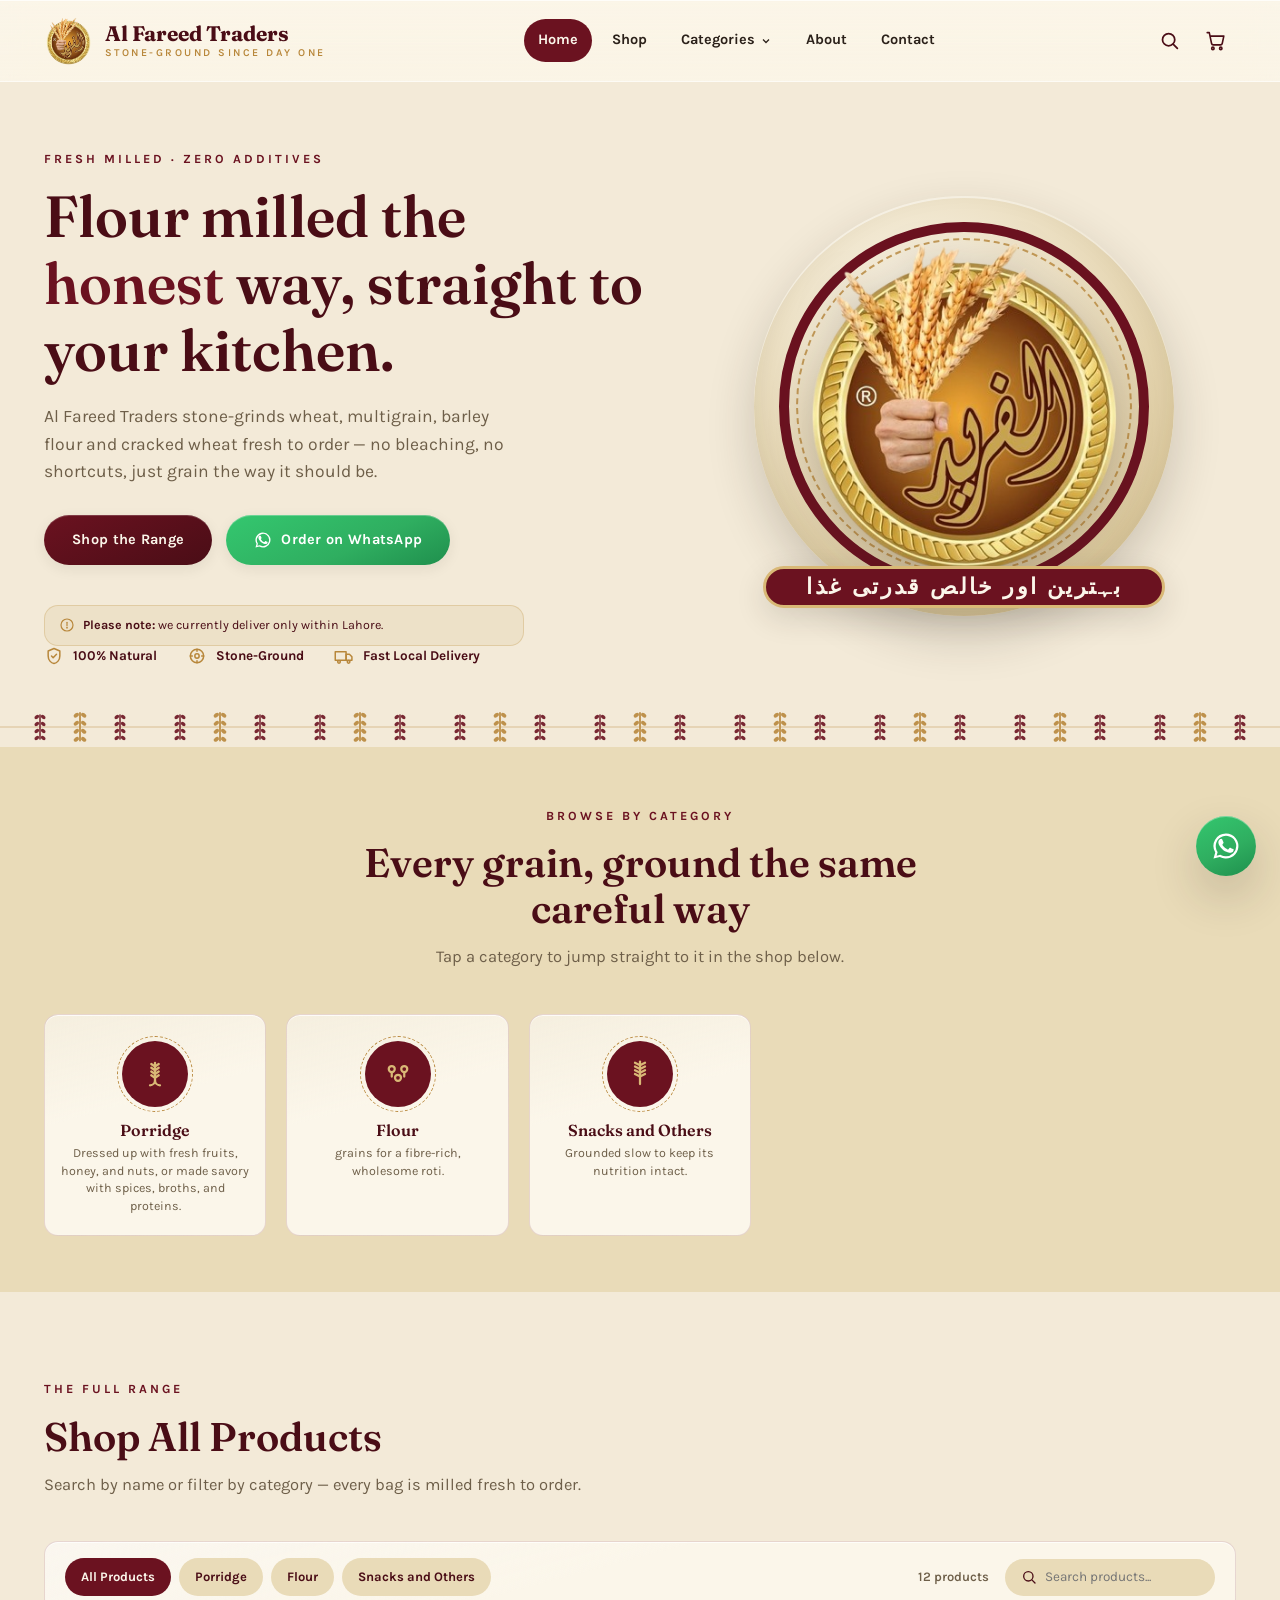
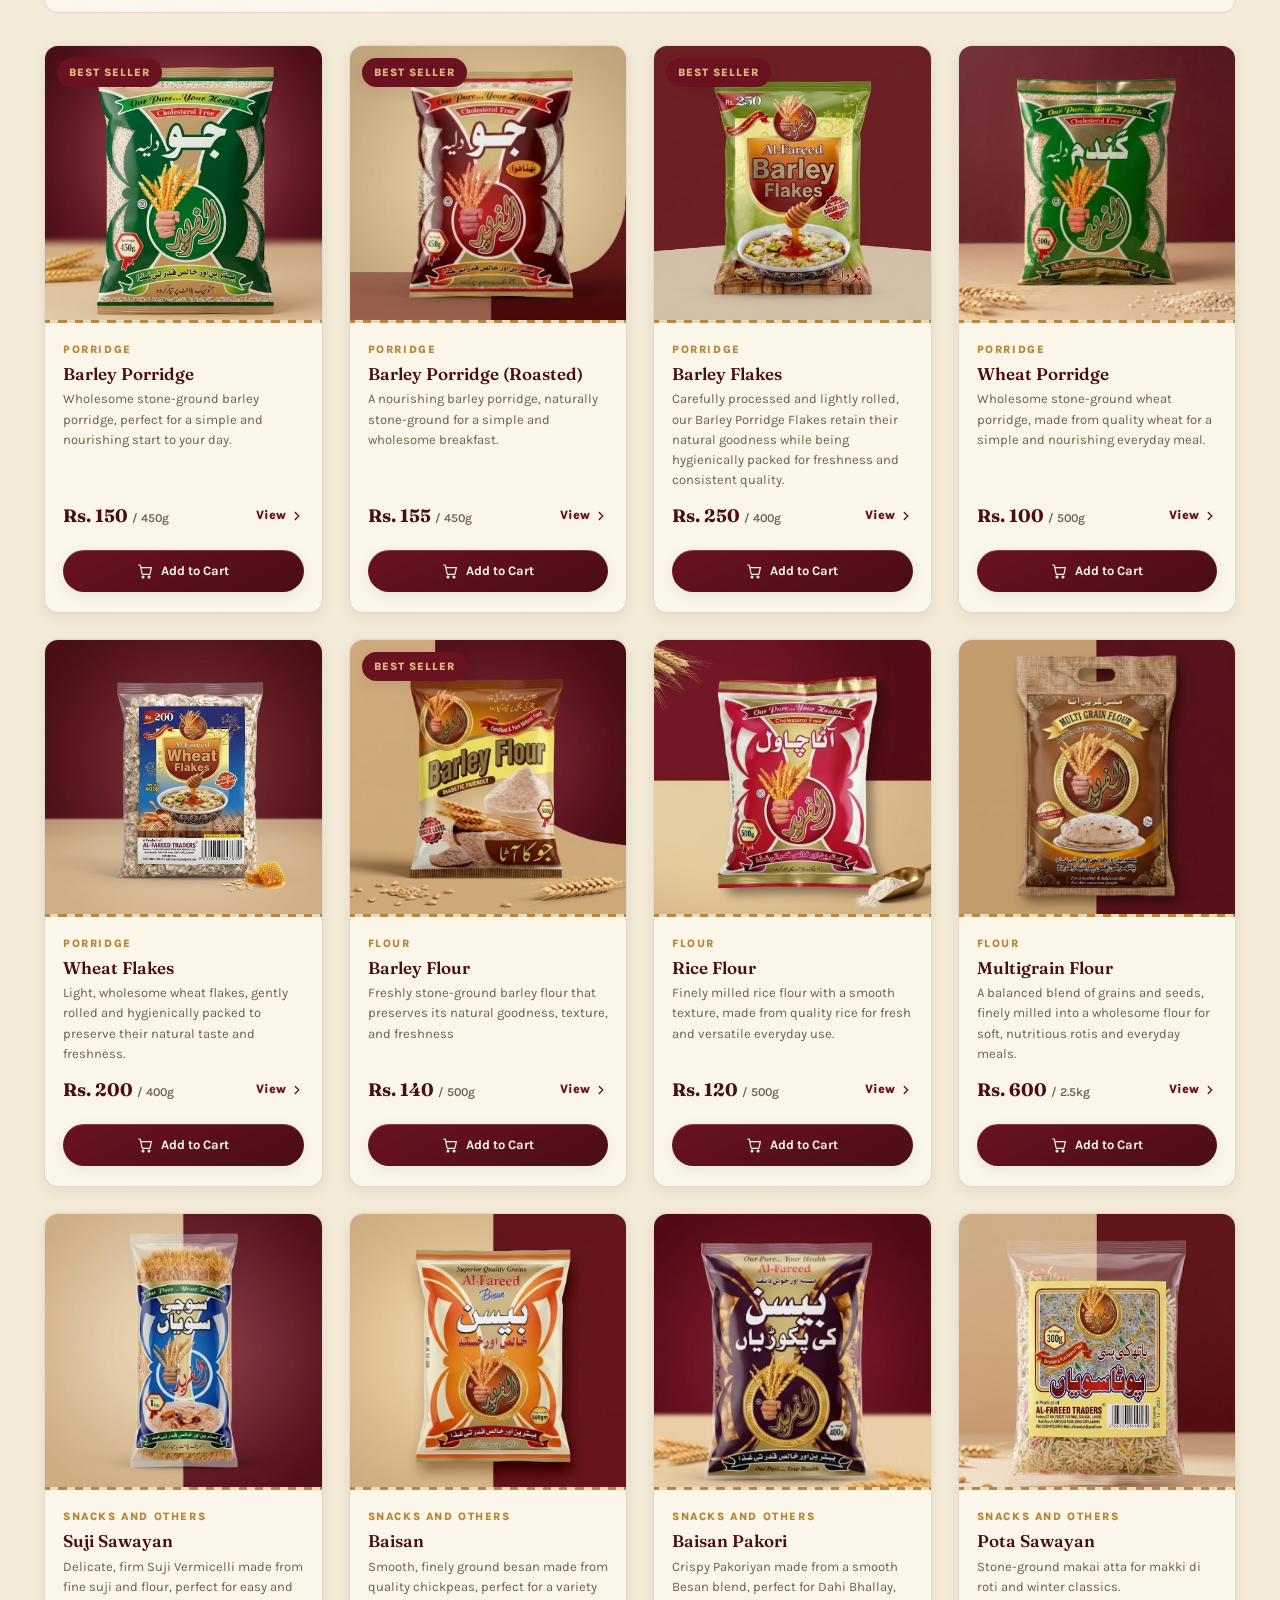
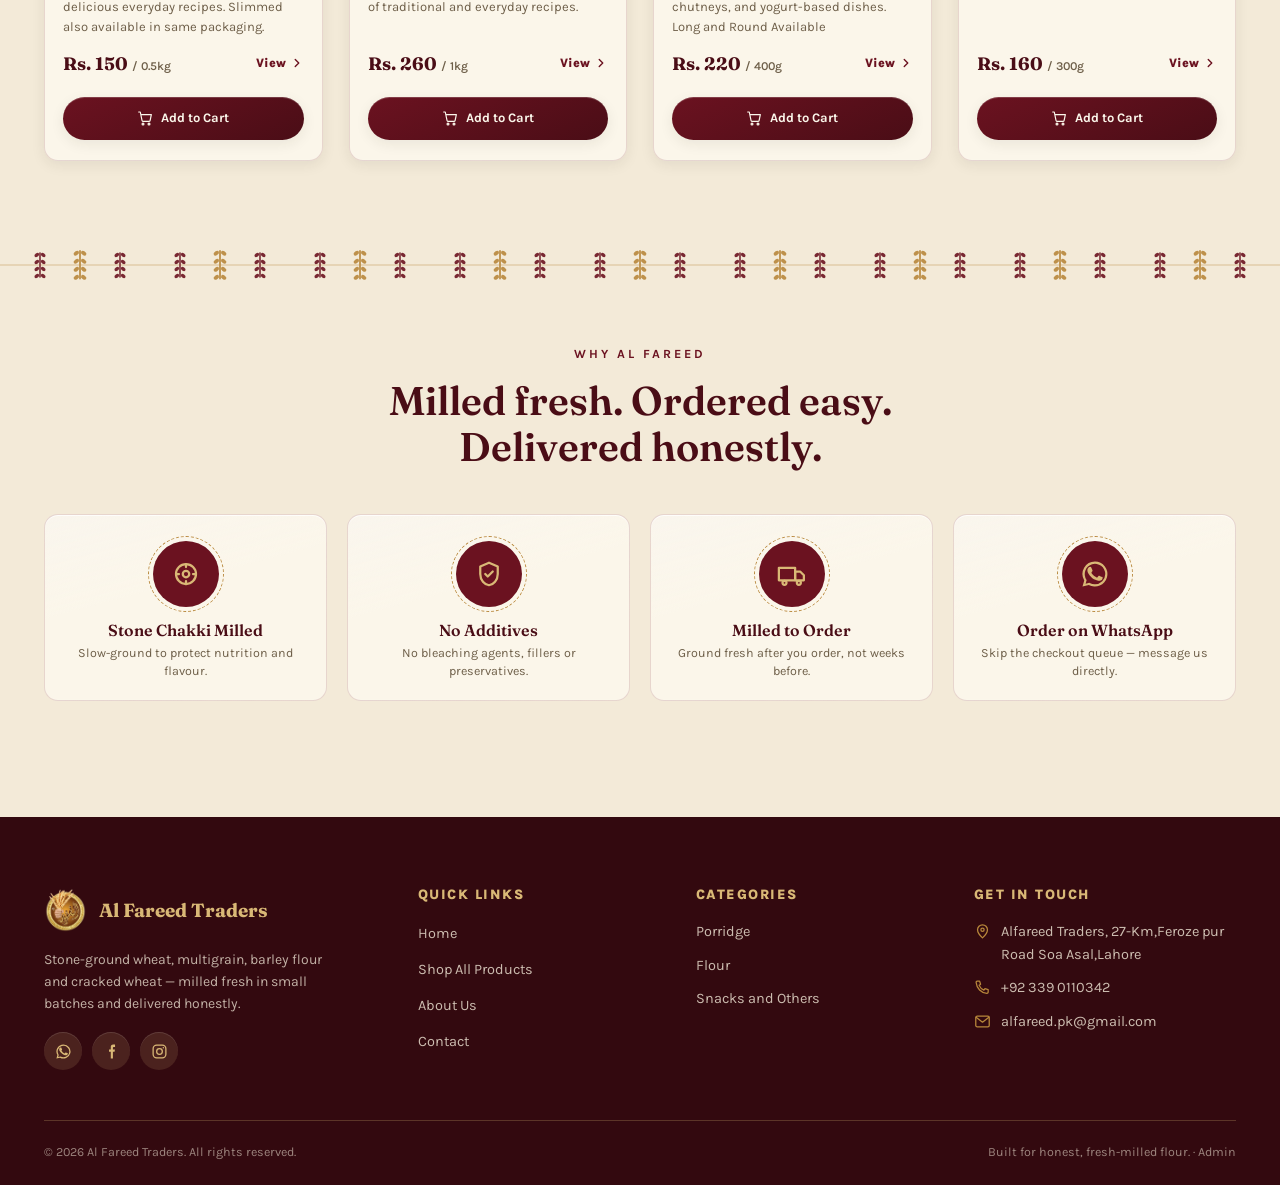
<file: index.html>
<!DOCTYPE html>
<html lang="en">
<head>
<meta charset="UTF-8">
<meta name="viewport" content="width=device-width, initial-scale=1.0">
<meta name="color-scheme" content="light only">
<title>Al Fareed Traders | Stone-Ground Flour, Multigrain Atta &amp; Cracked Wheat</title>
<meta name="description" content="Al Fareed Traders sells stone-ground wheat flour, multigrain atta, barley flour and cracked wheat (daliya) of every cut. Fresh milled, order online or on WhatsApp.">
<meta name="keywords" content="atta, wheat flour, multigrain flour, barley flour, cracked wheat, daliya, besan, flour mill, Al Fareed Traders">
<link rel="canonical" href="index.html">

<!-- Open Graph -->
<meta property="og:type" content="website">
<meta property="og:title" content="Al Fareed Traders | Stone-Ground Flour &amp; Grains">
<meta property="og:description" content="Fresh stone-ground wheat, multigrain, barley flour and cracked wheat. Order online or on WhatsApp.">
<meta property="og:image" content="images/logo.png">

<link rel="icon" type="image/png" href="images/icons/favicon-32.png" sizes="32x32">
<link rel="icon" type="image/png" href="images/icons/favicon-16.png" sizes="16x16">
<link rel="icon" type="image/png" href="images/icons/favicon-192.png" sizes="192x192">
<link rel="apple-touch-icon" href="images/icons/apple-touch-icon.png">
<link rel="shortcut icon" href="images/icons/favicon.ico">

<link rel="preconnect" href="https://fonts.googleapis.com">
<link rel="preconnect" href="https://fonts.gstatic.com" crossorigin>
<link href="https://fonts.googleapis.com/css2?family=Fraunces:opsz,wght@9..144,500;9..144,600;9..144,700&family=Karla:wght@400;500;600;700;800&display=swap" rel="stylesheet">
<link rel="stylesheet" href="css/style.css">

<script type="application/ld+json">
{
  "@context": "https://schema.org",
  "@type": "LocalBusiness",
  "name": "Al Fareed Traders",
  "image": "images/logo.png",
  "description": "Stone-ground wheat flour, multigrain atta, barley flour and cracked wheat, milled fresh and sold online.",
  "address": { "@type": "PostalAddress", "streetAddress": "Grain Market Road", "addressLocality": "Lahore", "addressCountry": "PK" },
  "telephone": "+92-300-1234567",
  "priceRange": "Rs. 340 - Rs. 900"
}
</script>
</head>
<body>
<a href="#main" class="skip-link">Skip to content</a>

<!-- ============ NAVBAR ============ -->
<header class="navbar" id="siteNavbar">
  <div class="container">
    <a href="index.html" class="brand">
      <img src="images/logo.png" alt="Al Fareed Traders logo">
      <span class="brand-name">Al Fareed Traders<small>Stone-Ground Since Day One</small></span>
    </a>

    <nav aria-label="Primary">
      <ul class="nav-links">
        <li><a href="index.html" class="active">Home</a></li>
        <li><a href="index.html#products">Shop</a></li>
        <li class="has-dropdown">
          <button type="button" class="nav-link">Categories
            <svg width="12" height="12" viewBox="0 0 24 24" fill="none" stroke="currentColor" stroke-width="2.5"><path d="M6 9l6 6 6-6"/></svg>
          </button>
          <div class="dropdown" data-categories-dropdown></div>
        </li>
        <li><a href="about.html">About</a></li>
        <li><a href="contact.html">Contact</a></li>
      </ul>
    </nav>

    <div class="nav-actions">
      <div class="nav-search">
        <button type="button" class="icon-btn" data-search-toggle="#navSearchForm" aria-label="Toggle search">
          <svg viewBox="0 0 24 24" fill="none" stroke="currentColor" stroke-width="2" stroke-linecap="round"><circle cx="11" cy="11" r="7"/><path d="M21 21l-4.3-4.3"/></svg>
        </button>
        <form class="nav-search-form" id="navSearchForm" role="search">
          <input type="search" name="q" placeholder="Search flour, atta, daliya..." aria-label="Search products">
          <button type="submit" aria-label="Submit search">
            <svg viewBox="0 0 24 24" fill="none" stroke="currentColor" stroke-width="2" stroke-linecap="round"><circle cx="11" cy="11" r="7"/><path d="M21 21l-4.3-4.3"/></svg>
          </button>
        </form>
      </div>
      <button type="button" class="icon-btn" data-open-cart aria-label="Open cart">
        <svg viewBox="0 0 24 24" fill="none" stroke="currentColor" stroke-width="1.8" stroke-linecap="round" stroke-linejoin="round"><circle cx="9" cy="21" r="1.4"/><circle cx="18" cy="21" r="1.4"/><path d="M2.5 3h2.4l2.6 12.4a2 2 0 0 0 2 1.6h8.2a2 2 0 0 0 2-1.6L21.5 7H6"/></svg>
        <span class="count-bubble" data-cart-count data-count="0">0</span>
      </button>
      <button type="button" class="hamburger" id="hamburgerBtn" aria-label="Open menu">
        <svg viewBox="0 0 24 24" fill="none" stroke="currentColor" stroke-width="2" stroke-linecap="round"><path d="M3 6h18M3 12h18M3 18h18"/></svg>
      </button>
    </div>
  </div>
</header>

<!-- ============ MOBILE NAV ============ -->
<div class="mobile-nav-overlay" id="mobileNavOverlay">
  <div class="mobile-nav" id="mobileNav">
    <div class="mobile-nav-head">
      <a href="index.html" class="brand"><img src="images/logo.png" alt="Al Fareed Traders logo" style="height:38px;"></a>
      <button type="button" class="close-btn" data-close-mobile aria-label="Close menu">
        <svg viewBox="0 0 24 24" fill="none" stroke="currentColor" stroke-width="2" stroke-linecap="round"><path d="M6 6l12 12M18 6L6 18"/></svg>
      </button>
    </div>
    <a href="index.html">Home</a>
    <a href="index.html#products">Shop All Products</a>
    <a href="about.html">About Us</a>
    <a href="contact.html">Contact</a>
    <div class="mobile-cats" data-categories-mobile></div>
    <div class="mobile-nav-cta">
      <a href="#products" class="btn btn-primary btn-block" data-close-mobile>Shop Now</a>
      <a href="#" class="btn btn-whatsapp btn-block" data-wa-general target="_blank" rel="noopener">Order on WhatsApp</a>
      <p class="cart-note" style="margin-top:10px;">Delivery is currently available within Lahore only.</p>
    </div>
  </div>
</div>

<main id="main">

  <!-- ============ HERO ============ -->
  <section class="hero">
    <div class="container">
      <div class="hero-copy">
        <span class="eyebrow">Fresh Milled &middot; Zero Additives</span>
        <h1>Flour milled the <em>honest</em> way, straight to your kitchen.</h1>
        <p class="lead">Al Fareed Traders stone-grinds wheat, multigrain, barley flour and cracked wheat fresh to order &mdash; no bleaching, no shortcuts, just grain the way it should be.</p>
        <div class="hero-ctas">
          <a href="#products" class="btn btn-primary">Shop the Range</a>
          <a href="#" class="btn btn-whatsapp" data-wa-general target="_blank" rel="noopener">
            <svg viewBox="0 0 24 24" fill="currentColor"><path d="M17.5 14.4c-.3-.1-1.7-.9-2-1-.3-.1-.5-.1-.7.1-.2.3-.8 1-.9 1.1-.2.2-.3.2-.6.1-.3-.1-1.3-.5-2.4-1.5-.9-.8-1.5-1.8-1.7-2.1-.2-.3 0-.5.1-.6.1-.1.3-.3.4-.5.1-.1.2-.3.3-.4.1-.2 0-.4 0-.5 0-.1-.7-1.7-1-2.3-.3-.6-.5-.5-.7-.5h-.6c-.2 0-.5.1-.8.4-.3.3-1 1-1 2.4s1.1 2.8 1.2 3c.1.2 2.1 3.3 5.2 4.5.7.3 1.3.5 1.7.6.7.2 1.4.2 1.9.1.6-.1 1.7-.7 2-1.4.2-.7.2-1.2.2-1.4-.1-.1-.3-.2-.6-.3z"/><path d="M12 2a10 10 0 0 0-8.6 15.1L2 22l5-1.3A10 10 0 1 0 12 2zm0 18.2a8.2 8.2 0 0 1-4.2-1.1l-.3-.2-3 .8.8-2.9-.2-.3A8.2 8.2 0 1 1 20.2 12 8.2 8.2 0 0 1 12 20.2z"/></svg>
            Order on WhatsApp
          </a>
        </div>
        <p class="delivery-tip">
          <svg viewBox="0 0 24 24" fill="none" stroke="currentColor" stroke-width="1.8" stroke-linecap="round" stroke-linejoin="round"><circle cx="12" cy="12" r="9"/><path d="M12 8v5"/><circle cx="12" cy="16" r="0.5" fill="currentColor"/></svg>
          <span><strong>Please note:</strong> we currently deliver only within Lahore.</span>
        </p>
        <div class="trust-row">
          <span class="trust-item"><svg viewBox="0 0 24 24" fill="none" stroke="currentColor" stroke-width="1.8" stroke-linecap="round" stroke-linejoin="round"><path d="M12 3l7 3v6c0 5-3.4 8.4-7 9-3.6-.6-7-4-7-9V6l7-3z"/><path d="M9 12l2 2 4-4"/></svg> 100% Natural</span>
          <span class="trust-item"><svg viewBox="0 0 24 24" fill="none" stroke="currentColor" stroke-width="1.8" stroke-linecap="round" stroke-linejoin="round"><circle cx="12" cy="12" r="8"/><circle cx="12" cy="12" r="2.6"/><path d="M12 4v2.4M12 17.6V20M4 12h2.4M17.6 12H20"/></svg> Stone-Ground</span>
          <span class="trust-item"><svg viewBox="0 0 24 24" fill="none" stroke="currentColor" stroke-width="1.8" stroke-linecap="round" stroke-linejoin="round"><rect x="1.5" y="7" width="13" height="10"/><path d="M14.5 10h4l3 3v4h-7z"/><circle cx="6" cy="19" r="1.6"/><circle cx="17.5" cy="19" r="1.6"/></svg> Fast Local Delivery</span>
        </div>
      </div>
      <div class="hero-visual">
        <div class="medallion">
          <img src="images/logo.png" alt="Al Fareed Traders emblem">
          <span class="medallion-badge">بہترین اور خالص قدرتی غذا</span>
        </div>
      </div>
    </div>
  </section>

  <div class="grain-divider" role="presentation"></div>

  <!-- ============ CATEGORIES ============ -->
  <section class="categories section-tight" id="categories">
    <div class="container">
      <div class="section-head center">
        <span class="eyebrow">Browse by Category</span>
        <h2>Every grain, ground the same careful way</h2>
        <p>Tap a category to jump straight to it in the shop below.</p>
      </div>
      <div class="cat-grid" id="categoryGrid"></div>
    </div>
  </section>

  <!-- ============ PRODUCTS ============ -->
  <section class="products-section" id="products">
    <div class="container">
      <div class="section-head">
        <span class="eyebrow">The Full Range</span>
        <h2>Shop All Products</h2>
        <p>Search by name or filter by category &mdash; every bag is milled fresh to order.</p>
      </div>

      <div class="filter-bar">
        <div class="filter-pills" id="filterPills"></div>
        <div style="display:flex; align-items:center; gap:16px;">
          <span class="filter-count" id="filterCount"></span>
          <label class="filter-search">
            <svg viewBox="0 0 24 24" fill="none" stroke="currentColor" stroke-width="2" stroke-linecap="round"><circle cx="11" cy="11" r="7"/><path d="M21 21l-4.3-4.3"/></svg>
            <input type="search" id="shopSearchInput" placeholder="Search products...">
          </label>
        </div>
      </div>

      <div class="product-grid" id="productGrid"></div>
    </div>
  </section>

  <div class="grain-divider" role="presentation"></div>

  <!-- ============ WHY Al Fareed ============ -->
  <section class="section-tight">
    <div class="container">
      <div class="section-head center">
        <span class="eyebrow">Why Al Fareed</span>
        <h2>Milled fresh. Ordered easy. Delivered honestly.</h2>
      </div>
      <div class="cat-grid cat-grid-4">
        <div class="cat-seal">
          <div class="ring"><svg viewBox="0 0 24 24" fill="none" stroke="currentColor" stroke-width="1.8" stroke-linecap="round" stroke-linejoin="round"><circle cx="12" cy="12" r="8"/><circle cx="12" cy="12" r="2.6"/><path d="M12 4v2.4M12 17.6V20M4 12h2.4M17.6 12H20"/></svg></div>
          <h3>Stone Chakki Milled</h3>
          <p>Slow-ground to protect nutrition and flavour.</p>
        </div>
        <div class="cat-seal">
          <div class="ring"><svg viewBox="0 0 24 24" fill="none" stroke="currentColor" stroke-width="1.8" stroke-linecap="round" stroke-linejoin="round"><path d="M12 3l7 3v6c0 5-3.4 8.4-7 9-3.6-.6-7-4-7-9V6l7-3z"/><path d="M9 12l2 2 4-4"/></svg></div>
          <h3>No Additives</h3>
          <p>No bleaching agents, fillers or preservatives.</p>
        </div>
        <div class="cat-seal">
          <div class="ring"><svg viewBox="0 0 24 24" fill="none" stroke="currentColor" stroke-width="1.8" stroke-linecap="round" stroke-linejoin="round"><rect x="1.5" y="7" width="13" height="10"/><path d="M14.5 10h4l3 3v4h-7z"/><circle cx="6" cy="19" r="1.6"/><circle cx="17.5" cy="19" r="1.6"/></svg></div>
          <h3>Milled to Order</h3>
          <p>Ground fresh after you order, not weeks before.</p>
        </div>
        <div class="cat-seal">
          <div class="ring"><svg viewBox="0 0 24 24" fill="currentColor"><path d="M17.5 14.4c-.3-.1-1.7-.9-2-1-.3-.1-.5-.1-.7.1-.2.3-.8 1-.9 1.1-.2.2-.3.2-.6.1-.3-.1-1.3-.5-2.4-1.5-.9-.8-1.5-1.8-1.7-2.1-.2-.3 0-.5.1-.6.1-.1.3-.3.4-.5.1-.1.2-.3.3-.4.1-.2 0-.4 0-.5 0-.1-.7-1.7-1-2.3-.3-.6-.5-.5-.7-.5h-.6c-.2 0-.5.1-.8.4-.3.3-1 1-1 2.4s1.1 2.8 1.2 3c.1.2 2.1 3.3 5.2 4.5.7.3 1.3.5 1.7.6.7.2 1.4.2 1.9.1.6-.1 1.7-.7 2-1.4.2-.7.2-1.2.2-1.4-.1-.1-.3-.2-.6-.3z"/><path d="M12 2a10 10 0 0 0-8.6 15.1L2 22l5-1.3A10 10 0 1 0 12 2zm0 18.2a8.2 8.2 0 0 1-4.2-1.1l-.3-.2-3 .8.8-2.9-.2-.3A8.2 8.2 0 1 1 20.2 12 8.2 8.2 0 0 1 12 20.2z"/></svg></div>
          <h3>Order on WhatsApp</h3>
          <p>Skip the checkout queue &mdash; message us directly.</p>
        </div>
      </div>
    </div>
  </section>

</main>

<!-- ============ FOOTER ============ -->
<footer class="site-footer">
  <div class="container">
    <div class="footer-grid">
      <div class="footer-about">
        <div class="footer-brand">
          <img src="images/logo.png" alt="Al Fareed Traders logo">
          <span>Al Fareed Traders</span>
        </div>
        <p>Stone-ground wheat, multigrain, barley flour and cracked wheat &mdash; milled fresh in small batches and delivered honestly.</p>
        <div class="footer-social">
          <a href="#" data-wa-general target="_blank" rel="noopener" aria-label="WhatsApp"><svg viewBox="0 0 24 24" fill="currentColor"><path d="M17.5 14.4c-.3-.1-1.7-.9-2-1-.3-.1-.5-.1-.7.1-.2.3-.8 1-.9 1.1-.2.2-.3.2-.6.1-.3-.1-1.3-.5-2.4-1.5-.9-.8-1.5-1.8-1.7-2.1-.2-.3 0-.5.1-.6.1-.1.3-.3.4-.5.1-.1.2-.3.3-.4.1-.2 0-.4 0-.5 0-.1-.7-1.7-1-2.3-.3-.6-.5-.5-.7-.5h-.6c-.2 0-.5.1-.8.4-.3.3-1 1-1 2.4s1.1 2.8 1.2 3c.1.2 2.1 3.3 5.2 4.5.7.3 1.3.5 1.7.6.7.2 1.4.2 1.9.1.6-.1 1.7-.7 2-1.4.2-.7.2-1.2.2-1.4-.1-.1-.3-.2-.6-.3z"/><path d="M12 2a10 10 0 0 0-8.6 15.1L2 22l5-1.3A10 10 0 1 0 12 2zm0 18.2a8.2 8.2 0 0 1-4.2-1.1l-.3-.2-3 .8.8-2.9-.2-.3A8.2 8.2 0 1 1 20.2 12 8.2 8.2 0 0 1 12 20.2z"/></svg></a>
          <a href="https://facebook.com/" data-social="facebook" target="_blank" rel="noopener" aria-label="Facebook"><svg viewBox="0 0 24 24" fill="currentColor"><path d="M14 9V6.5c0-.8.5-1 .9-1H17V2h-2.7C11.9 2 11 3.7 11 5.7V9H8.5v3.5H11V22h3v-9.5h2.4l.4-3.5H14z"/></svg></a>
          <a href="https://instagram.com/" data-social="instagram" target="_blank" rel="noopener" aria-label="Instagram"><svg viewBox="0 0 24 24" fill="none" stroke="currentColor" stroke-width="1.8"><rect x="3" y="3" width="18" height="18" rx="5"/><circle cx="12" cy="12" r="4"/><circle cx="17.4" cy="6.6" r="1" fill="currentColor" stroke="none"/></svg></a>
        </div>
      </div>
      <div class="footer-col">
        <h4>Quick Links</h4>
        <ul>
          <li><a href="index.html">Home</a></li>
          <li><a href="index.html#products">Shop All Products</a></li>
          <li><a href="about.html">About Us</a></li>
          <li><a href="contact.html">Contact</a></li>
        </ul>
      </div>
      <div class="footer-col">
        <h4>Categories</h4>
        <ul data-categories-mobile></ul>
      </div>
      <div class="footer-col">
        <h4>Get in Touch</h4>
        <ul class="footer-contact">
          <li><svg viewBox="0 0 24 24" fill="none" stroke="currentColor" stroke-width="1.8" stroke-linecap="round" stroke-linejoin="round"><path d="M12 21s-7-6.3-7-11.5A7 7 0 0 1 19 9.5C19 14.7 12 21 12 21z"/><circle cx="12" cy="9.5" r="2.3"/></svg><span data-field="address">Grain Market Road, Lahore, Pakistan</span></li>
          <li><svg viewBox="0 0 24 24" fill="none" stroke="currentColor" stroke-width="1.8" stroke-linecap="round" stroke-linejoin="round"><path d="M4.5 3h3.4l1.4 4.5-2 1.5a12 12 0 0 0 6.7 6.7l1.5-2 4.5 1.4v3.4c0 1-.9 1.8-1.9 1.7-8-.6-14.4-7-15-15C2.7 3.9 3.5 3 4.5 3z"/></svg><span data-field="phoneDisplay">+92 300 1234567</span></li>
          <li><svg viewBox="0 0 24 24" fill="none" stroke="currentColor" stroke-width="1.8" stroke-linecap="round" stroke-linejoin="round"><rect x="2.5" y="4.5" width="19" height="15" rx="2"/><path d="M3 6l9 7 9-7"/></svg><span data-field="email">orders@Al Fareedtraders.com</span></li>
        </ul>
      </div>
    </div>
    <div class="footer-bottom">
      <span>&copy; <span data-year></span> Al Fareed Traders. All rights reserved.</span>
      <span>Built for honest, fresh-milled flour. &middot; <a href="/admin/" class="admin-link">Admin</a></span>
    </div>
  </div>
</footer>

<!-- ============ CART DRAWER ============ -->
<div class="cart-overlay" id="cartOverlay">
  <aside class="cart-drawer" aria-label="Shopping cart">
    <div class="cart-head">
      <h2>Your Cart</h2>
      <button type="button" class="close-btn" data-close-cart aria-label="Close cart">
        <svg viewBox="0 0 24 24" fill="none" stroke="currentColor" stroke-width="2" stroke-linecap="round"><path d="M6 6l12 12M18 6L6 18"/></svg>
      </button>
    </div>
    <div class="cart-items" id="cartItems"></div>
    <div class="cart-foot" id="cartFoot" style="display:none;">
      <div class="cart-subtotal"><span>Subtotal</span><span id="cartSubtotal">Rs. 0</span></div>
      <a href="#" id="cartWhatsappBtn" class="btn btn-whatsapp btn-block" target="_blank" rel="noopener">
        <svg viewBox="0 0 24 24" fill="currentColor"><path d="M17.5 14.4c-.3-.1-1.7-.9-2-1-.3-.1-.5-.1-.7.1-.2.3-.8 1-.9 1.1-.2.2-.3.2-.6.1-.3-.1-1.3-.5-2.4-1.5-.9-.8-1.5-1.8-1.7-2.1-.2-.3 0-.5.1-.6.1-.1.3-.3.4-.5.1-.1.2-.3.3-.4.1-.2 0-.4 0-.5 0-.1-.7-1.7-1-2.3-.3-.6-.5-.5-.7-.5h-.6c-.2 0-.5.1-.8.4-.3.3-1 1-1 2.4s1.1 2.8 1.2 3c.1.2 2.1 3.3 5.2 4.5.7.3 1.3.5 1.7.6.7.2 1.4.2 1.9.1.6-.1 1.7-.7 2-1.4.2-.7.2-1.2.2-1.4-.1-.1-.3-.2-.6-.3z"/><path d="M12 2a10 10 0 0 0-8.6 15.1L2 22l5-1.3A10 10 0 1 0 12 2zm0 18.2a8.2 8.2 0 0 1-4.2-1.1l-.3-.2-3 .8.8-2.9-.2-.3A8.2 8.2 0 1 1 20.2 12 8.2 8.2 0 0 1 12 20.2z"/></svg>
        Checkout on WhatsApp
      </a>
      <button type="button" class="btn btn-ghost btn-block" data-close-cart>Continue Shopping</button>
      <p class="delivery-tip cart-note">
        <svg viewBox="0 0 24 24" fill="none" stroke="currentColor" stroke-width="1.8" stroke-linecap="round" stroke-linejoin="round"><circle cx="12" cy="12" r="9"/><path d="M12 8v5"/><circle cx="12" cy="16" r="0.5" fill="currentColor"/></svg>
        <span><strong>Please note:</strong> delivery cost varies depending on your distance from our shop. For exact charges and delivery guidance, please checkout and speak with our team directly on WhatsApp &mdash; they'll be happy to assist you.</span>
      </p>
    </div>
  </aside>
</div>

<!-- ============ WHATSAPP FLOAT ============ -->
<a href="#" class="wa-float" data-wa-general target="_blank" rel="noopener" aria-label="Chat on WhatsApp">
  <svg viewBox="0 0 24 24" fill="currentColor"><path d="M17.5 14.4c-.3-.1-1.7-.9-2-1-.3-.1-.5-.1-.7.1-.2.3-.8 1-.9 1.1-.2.2-.3.2-.6.1-.3-.1-1.3-.5-2.4-1.5-.9-.8-1.5-1.8-1.7-2.1-.2-.3 0-.5.1-.6.1-.1.3-.3.4-.5.1-.1.2-.3.3-.4.1-.2 0-.4 0-.5 0-.1-.7-1.7-1-2.3-.3-.6-.5-.5-.7-.5h-.6c-.2 0-.5.1-.8.4-.3.3-1 1-1 2.4s1.1 2.8 1.2 3c.1.2 2.1 3.3 5.2 4.5.7.3 1.3.5 1.7.6.7.2 1.4.2 1.9.1.6-.1 1.7-.7 2-1.4.2-.7.2-1.2.2-1.4-.1-.1-.3-.2-.6-.3z"/><path d="M12 2a10 10 0 0 0-8.6 15.1L2 22l5-1.3A10 10 0 1 0 12 2zm0 18.2a8.2 8.2 0 0 1-4.2-1.1l-.3-.2-3 .8.8-2.9-.2-.3A8.2 8.2 0 1 1 20.2 12 8.2 8.2 0 0 1 12 20.2z"/></svg>
</a>

<script src="js/site-config.js"></script>
<script src="js/products-data.js"></script>
<script src="js/render.js"></script>
<script src="js/cart.js"></script>
<script src="js/main.js"></script>
</body>
</html>
</file>
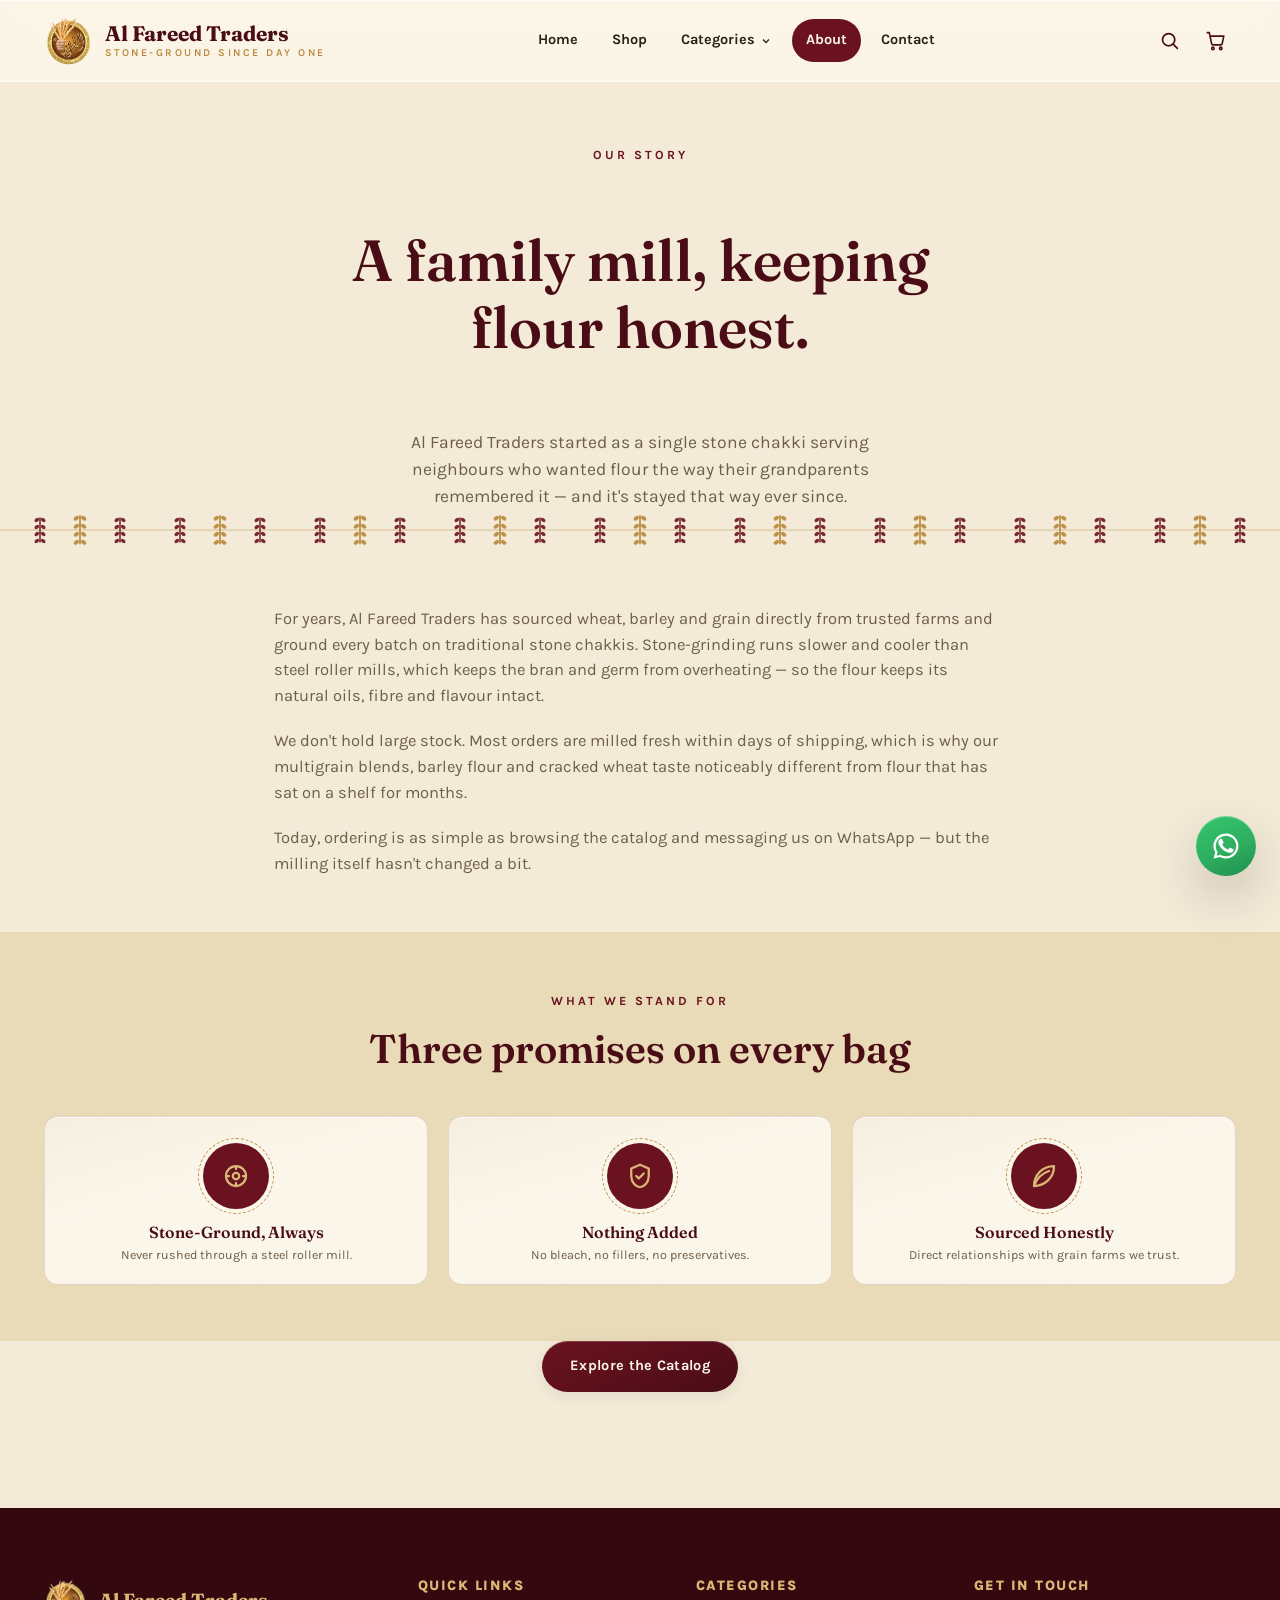
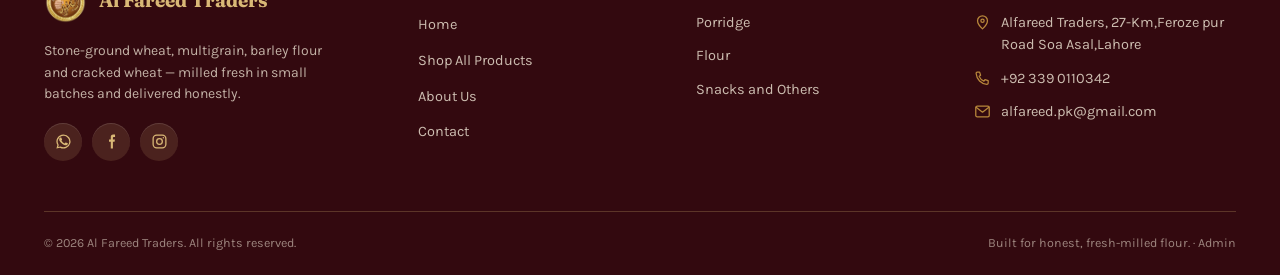
<file: about.html>
<!DOCTYPE html>
<html lang="en">
<head>
<meta charset="UTF-8">
<meta name="viewport" content="width=device-width, initial-scale=1.0">
<meta name="color-scheme" content="light only">
<title>About Us | Al Fareed Traders</title>
<meta name="description" content="Al Fareed Traders is a family flour business milling wheat, multigrain, barley and cracked wheat fresh on stone chakkis, sold with honest pricing and no shortcuts.">
<link rel="canonical" href="about.html">
<link rel="icon" type="image/png" href="images/icons/favicon-32.png" sizes="32x32">
<link rel="icon" type="image/png" href="images/icons/favicon-16.png" sizes="16x16">
<link rel="icon" type="image/png" href="images/icons/favicon-192.png" sizes="192x192">
<link rel="apple-touch-icon" href="images/icons/apple-touch-icon.png">
<link rel="shortcut icon" href="images/icons/favicon.ico">
<link rel="preconnect" href="https://fonts.googleapis.com">
<link rel="preconnect" href="https://fonts.gstatic.com" crossorigin>
<link href="https://fonts.googleapis.com/css2?family=Fraunces:opsz,wght@9..144,500;9..144,600;9..144,700&family=Karla:wght@400;500;600;700;800&display=swap" rel="stylesheet">
<link rel="stylesheet" href="css/style.css">
</head>
<body>
<a href="#main" class="skip-link">Skip to content</a>

<header class="navbar" id="siteNavbar">
  <div class="container">
    <a href="index.html" class="brand">
      <img src="images/logo.png" alt="Al Fareed Traders logo">
      <span class="brand-name">Al Fareed Traders<small>Stone-Ground Since Day One</small></span>
    </a>
    <nav aria-label="Primary">
      <ul class="nav-links">
        <li><a href="index.html">Home</a></li>
        <li><a href="index.html#products">Shop</a></li>
        <li class="has-dropdown">
          <button type="button" class="nav-link">Categories
            <svg width="12" height="12" viewBox="0 0 24 24" fill="none" stroke="currentColor" stroke-width="2.5"><path d="M6 9l6 6 6-6"/></svg>
          </button>
          <div class="dropdown" data-categories-dropdown></div>
        </li>
        <li><a href="about.html" class="active">About</a></li>
        <li><a href="contact.html">Contact</a></li>
      </ul>
    </nav>
    <div class="nav-actions">
      <div class="nav-search">
        <button type="button" class="icon-btn" data-search-toggle="#navSearchForm" aria-label="Toggle search">
          <svg viewBox="0 0 24 24" fill="none" stroke="currentColor" stroke-width="2" stroke-linecap="round"><circle cx="11" cy="11" r="7"/><path d="M21 21l-4.3-4.3"/></svg>
        </button>
        <form class="nav-search-form" id="navSearchForm" role="search">
          <input type="search" name="q" placeholder="Search flour, atta, daliya..." aria-label="Search products">
          <button type="submit" aria-label="Submit search">
            <svg viewBox="0 0 24 24" fill="none" stroke="currentColor" stroke-width="2" stroke-linecap="round"><circle cx="11" cy="11" r="7"/><path d="M21 21l-4.3-4.3"/></svg>
          </button>
        </form>
      </div>
      <button type="button" class="icon-btn" data-open-cart aria-label="Open cart">
        <svg viewBox="0 0 24 24" fill="none" stroke="currentColor" stroke-width="1.8" stroke-linecap="round" stroke-linejoin="round"><circle cx="9" cy="21" r="1.4"/><circle cx="18" cy="21" r="1.4"/><path d="M2.5 3h2.4l2.6 12.4a2 2 0 0 0 2 1.6h8.2a2 2 0 0 0 2-1.6L21.5 7H6"/></svg>
        <span class="count-bubble" data-cart-count data-count="0">0</span>
      </button>
      <button type="button" class="hamburger" id="hamburgerBtn" aria-label="Open menu">
        <svg viewBox="0 0 24 24" fill="none" stroke="currentColor" stroke-width="2" stroke-linecap="round"><path d="M3 6h18M3 12h18M3 18h18"/></svg>
      </button>
    </div>
  </div>
</header>

<div class="mobile-nav-overlay" id="mobileNavOverlay">
  <div class="mobile-nav" id="mobileNav">
    <div class="mobile-nav-head">
      <a href="index.html" class="brand"><img src="images/logo.png" alt="Al Fareed Traders logo" style="height:38px;"></a>
      <button type="button" class="close-btn" data-close-mobile aria-label="Close menu">
        <svg viewBox="0 0 24 24" fill="none" stroke="currentColor" stroke-width="2" stroke-linecap="round"><path d="M6 6l12 12M18 6L6 18"/></svg>
      </button>
    </div>
    <a href="index.html">Home</a>
    <a href="index.html#products">Shop All Products</a>
    <a href="about.html">About Us</a>
    <a href="contact.html">Contact</a>
    <div class="mobile-cats" data-categories-mobile></div>
    <div class="mobile-nav-cta">
      <a href="index.html#products" class="btn btn-primary btn-block" data-close-mobile>Shop Now</a>
      <a href="#" class="btn btn-whatsapp btn-block" data-wa-general target="_blank" rel="noopener">Order on WhatsApp</a>
    </div>
  </div>
</div>

<main id="main">
  <section class="hero" style="padding-bottom:0;">
    <div class="container" style="grid-template-columns:1fr; text-align:center; max-width:760px;">
      <span class="eyebrow">Our Story</span>
      <h1>A family mill, keeping flour honest.</h1>
      <p class="lead" style="margin:0 auto;">Al Fareed Traders started as a single stone chakki serving neighbours who wanted flour the way their grandparents remembered it &mdash; and it's stayed that way ever since.</p>
    </div>
  </section>

  <div class="grain-divider" role="presentation"></div>

  <section class="section-tight">
    <div class="container" style="max-width:780px;">
      <p style="color:var(--ink-soft); font-size:16.5px; margin-bottom:20px;">For years, Al Fareed Traders has sourced wheat, barley and grain directly from trusted farms and ground every batch on traditional stone chakkis. Stone-grinding runs slower and cooler than steel roller mills, which keeps the bran and germ from overheating &mdash; so the flour keeps its natural oils, fibre and flavour intact.</p>
      <p style="color:var(--ink-soft); font-size:16.5px; margin-bottom:20px;">We don't hold large stock. Most orders are milled fresh within days of shipping, which is why our multigrain blends, barley flour and cracked wheat taste noticeably different from flour that has sat on a shelf for months.</p>
      <p style="color:var(--ink-soft); font-size:16.5px;">Today, ordering is as simple as browsing the catalog and messaging us on WhatsApp &mdash; but the milling itself hasn't changed a bit.</p>
    </div>
  </section>

  <section class="categories section-tight">
    <div class="container">
      <div class="section-head center">
        <span class="eyebrow">What We Stand For</span>
        <h2>Three promises on every bag</h2>
      </div>
      <div class="cat-grid cat-grid-3">
        <div class="cat-seal">
          <div class="ring"><svg viewBox="0 0 24 24" fill="none" stroke="currentColor" stroke-width="1.8" stroke-linecap="round" stroke-linejoin="round"><circle cx="12" cy="12" r="8"/><circle cx="12" cy="12" r="2.6"/><path d="M12 4v2.4M12 17.6V20M4 12h2.4M17.6 12H20"/></svg></div>
          <h3>Stone-Ground, Always</h3>
          <p>Never rushed through a steel roller mill.</p>
        </div>
        <div class="cat-seal">
          <div class="ring"><svg viewBox="0 0 24 24" fill="none" stroke="currentColor" stroke-width="1.8" stroke-linecap="round" stroke-linejoin="round"><path d="M12 3l7 3v6c0 5-3.4 8.4-7 9-3.6-.6-7-4-7-9V6l7-3z"/><path d="M9 12l2 2 4-4"/></svg></div>
          <h3>Nothing Added</h3>
          <p>No bleach, no fillers, no preservatives.</p>
        </div>
        <div class="cat-seal">
          <div class="ring"><svg viewBox="0 0 24 24" fill="none" stroke="currentColor" stroke-width="1.8" stroke-linecap="round" stroke-linejoin="round"><path d="M4 20c8 0 16-6 16-16-10 0-16 8-16 16z"/><path d="M4 20c2-6 6-10 12-12"/></svg></div>
          <h3>Sourced Honestly</h3>
          <p>Direct relationships with grain farms we trust.</p>
        </div>
      </div>
    </div>
  </section>

  <section class="section-tight" style="padding-top:0;">
    <div class="container" style="text-align:center;">
      <a href="index.html#products" class="btn btn-primary">Explore the Catalog</a>
    </div>
  </section>
</main>

<footer class="site-footer">
  <div class="container">
    <div class="footer-grid">
      <div class="footer-about">
        <div class="footer-brand">
          <img src="images/logo.png" alt="Al Fareed Traders logo">
          <span>Al Fareed Traders</span>
        </div>
        <p>Stone-ground wheat, multigrain, barley flour and cracked wheat &mdash; milled fresh in small batches and delivered honestly.</p>
        <div class="footer-social">
          <a href="#" data-wa-general target="_blank" rel="noopener" aria-label="WhatsApp"><svg viewBox="0 0 24 24" fill="currentColor"><path d="M17.5 14.4c-.3-.1-1.7-.9-2-1-.3-.1-.5-.1-.7.1-.2.3-.8 1-.9 1.1-.2.2-.3.2-.6.1-.3-.1-1.3-.5-2.4-1.5-.9-.8-1.5-1.8-1.7-2.1-.2-.3 0-.5.1-.6.1-.1.3-.3.4-.5.1-.1.2-.3.3-.4.1-.2 0-.4 0-.5 0-.1-.7-1.7-1-2.3-.3-.6-.5-.5-.7-.5h-.6c-.2 0-.5.1-.8.4-.3.3-1 1-1 2.4s1.1 2.8 1.2 3c.1.2 2.1 3.3 5.2 4.5.7.3 1.3.5 1.7.6.7.2 1.4.2 1.9.1.6-.1 1.7-.7 2-1.4.2-.7.2-1.2.2-1.4-.1-.1-.3-.2-.6-.3z"/><path d="M12 2a10 10 0 0 0-8.6 15.1L2 22l5-1.3A10 10 0 1 0 12 2zm0 18.2a8.2 8.2 0 0 1-4.2-1.1l-.3-.2-3 .8.8-2.9-.2-.3A8.2 8.2 0 1 1 20.2 12 8.2 8.2 0 0 1 12 20.2z"/></svg></a>
          <a href="https://facebook.com/" data-social="facebook" target="_blank" rel="noopener" aria-label="Facebook"><svg viewBox="0 0 24 24" fill="currentColor"><path d="M14 9V6.5c0-.8.5-1 .9-1H17V2h-2.7C11.9 2 11 3.7 11 5.7V9H8.5v3.5H11V22h3v-9.5h2.4l.4-3.5H14z"/></svg></a>
          <a href="https://instagram.com/" data-social="instagram" target="_blank" rel="noopener" aria-label="Instagram"><svg viewBox="0 0 24 24" fill="none" stroke="currentColor" stroke-width="1.8"><rect x="3" y="3" width="18" height="18" rx="5"/><circle cx="12" cy="12" r="4"/><circle cx="17.4" cy="6.6" r="1" fill="currentColor" stroke="none"/></svg></a>
        </div>
      </div>
      <div class="footer-col">
        <h4>Quick Links</h4>
        <ul>
          <li><a href="index.html">Home</a></li>
          <li><a href="index.html#products">Shop All Products</a></li>
          <li><a href="about.html">About Us</a></li>
          <li><a href="contact.html">Contact</a></li>
        </ul>
      </div>
      <div class="footer-col">
        <h4>Categories</h4>
        <ul data-categories-mobile></ul>
      </div>
      <div class="footer-col">
        <h4>Get in Touch</h4>
        <ul class="footer-contact">
          <li><svg viewBox="0 0 24 24" fill="none" stroke="currentColor" stroke-width="1.8" stroke-linecap="round" stroke-linejoin="round"><path d="M12 21s-7-6.3-7-11.5A7 7 0 0 1 19 9.5C19 14.7 12 21 12 21z"/><circle cx="12" cy="9.5" r="2.3"/></svg><span data-field="address">Grain Market Road, Lahore, Pakistan</span></li>
          <li><svg viewBox="0 0 24 24" fill="none" stroke="currentColor" stroke-width="1.8" stroke-linecap="round" stroke-linejoin="round"><path d="M4.5 3h3.4l1.4 4.5-2 1.5a12 12 0 0 0 6.7 6.7l1.5-2 4.5 1.4v3.4c0 1-.9 1.8-1.9 1.7-8-.6-14.4-7-15-15C2.7 3.9 3.5 3 4.5 3z"/></svg><span data-field="phoneDisplay">+92 300 1234567</span></li>
          <li><svg viewBox="0 0 24 24" fill="none" stroke="currentColor" stroke-width="1.8" stroke-linecap="round" stroke-linejoin="round"><rect x="2.5" y="4.5" width="19" height="15" rx="2"/><path d="M3 6l9 7 9-7"/></svg><span data-field="email">orders@Al Fareedtraders.com</span></li>
        </ul>
      </div>
    </div>
    <div class="footer-bottom">
      <span>&copy; <span data-year></span> Al Fareed Traders. All rights reserved.</span>
      <span>Built for honest, fresh-milled flour. &middot; <a href="/admin/" class="admin-link">Admin</a></span>
    </div>
  </div>
</footer>

<div class="cart-overlay" id="cartOverlay">
  <aside class="cart-drawer" aria-label="Shopping cart">
    <div class="cart-head">
      <h2>Your Cart</h2>
      <button type="button" class="close-btn" data-close-cart aria-label="Close cart">
        <svg viewBox="0 0 24 24" fill="none" stroke="currentColor" stroke-width="2" stroke-linecap="round"><path d="M6 6l12 12M18 6L6 18"/></svg>
      </button>
    </div>
    <div class="cart-items" id="cartItems"></div>
    <div class="cart-foot" id="cartFoot" style="display:none;">
      <div class="cart-subtotal"><span>Subtotal</span><span id="cartSubtotal">Rs. 0</span></div>
      <a href="#" id="cartWhatsappBtn" class="btn btn-whatsapp btn-block" target="_blank" rel="noopener">Checkout on WhatsApp</a>
      <button type="button" class="btn btn-ghost btn-block" data-close-cart>Continue Shopping</button>
      <p class="cart-note">We'll confirm your order and delivery cost on WhatsApp.</p>
    </div>
  </aside>
</div>

<a href="#" class="wa-float" data-wa-general target="_blank" rel="noopener" aria-label="Chat on WhatsApp">
  <svg viewBox="0 0 24 24" fill="currentColor"><path d="M17.5 14.4c-.3-.1-1.7-.9-2-1-.3-.1-.5-.1-.7.1-.2.3-.8 1-.9 1.1-.2.2-.3.2-.6.1-.3-.1-1.3-.5-2.4-1.5-.9-.8-1.5-1.8-1.7-2.1-.2-.3 0-.5.1-.6.1-.1.3-.3.4-.5.1-.1.2-.3.3-.4.1-.2 0-.4 0-.5 0-.1-.7-1.7-1-2.3-.3-.6-.5-.5-.7-.5h-.6c-.2 0-.5.1-.8.4-.3.3-1 1-1 2.4s1.1 2.8 1.2 3c.1.2 2.1 3.3 5.2 4.5.7.3 1.3.5 1.7.6.7.2 1.4.2 1.9.1.6-.1 1.7-.7 2-1.4.2-.7.2-1.2.2-1.4-.1-.1-.3-.2-.6-.3z"/><path d="M12 2a10 10 0 0 0-8.6 15.1L2 22l5-1.3A10 10 0 1 0 12 2zm0 18.2a8.2 8.2 0 0 1-4.2-1.1l-.3-.2-3 .8.8-2.9-.2-.3A8.2 8.2 0 1 1 20.2 12 8.2 8.2 0 0 1 12 20.2z"/></svg>
</a>

<script src="js/site-config.js"></script>
<script src="js/products-data.js"></script>
<script src="js/render.js"></script>
<script src="js/cart.js"></script>
<script src="js/main.js"></script>
</body>
</html>
</file>
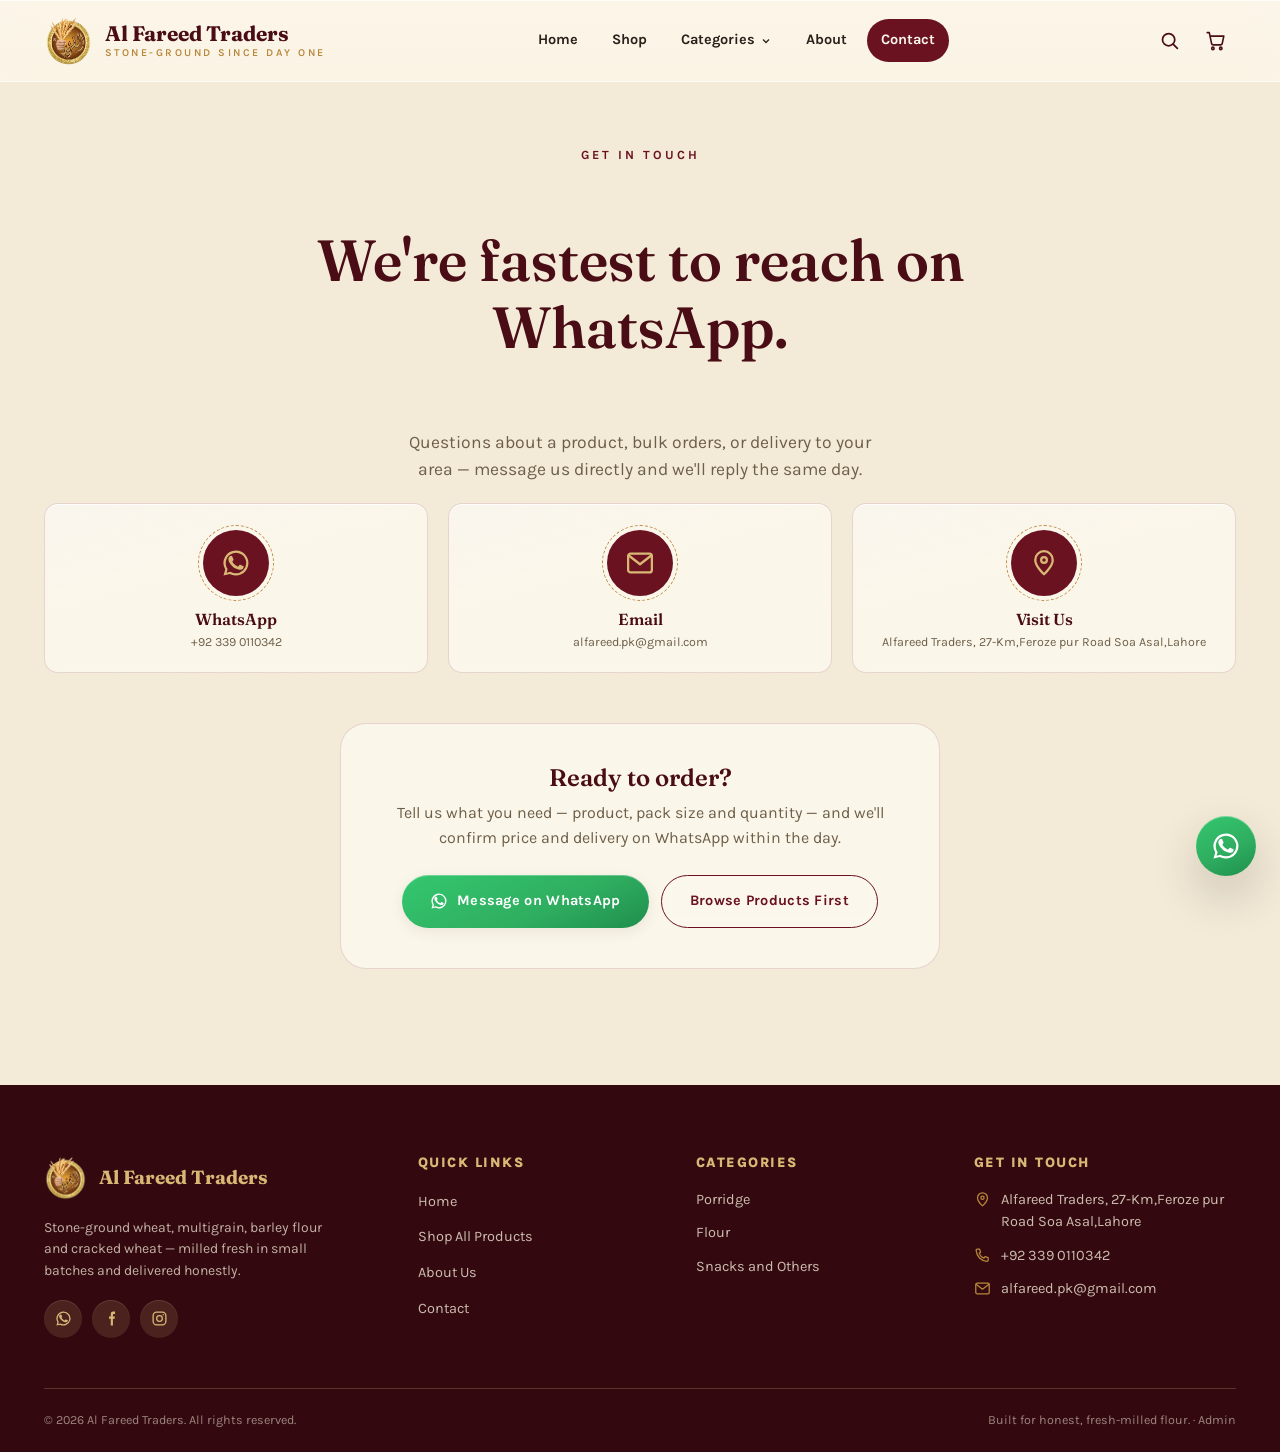
<file: contact.html>
<!DOCTYPE html>
<html lang="en">
<head>
<meta charset="UTF-8">
<meta name="viewport" content="width=device-width, initial-scale=1.0">
<meta name="color-scheme" content="light only">
<title>Contact Us | Al Fareed Traders</title>
<meta name="description" content="Reach Al Fareed Traders on WhatsApp, phone or email to order stone-ground flour, multigrain atta, barley flour and cracked wheat.">
<link rel="canonical" href="contact.html">
<link rel="icon" type="image/png" href="images/icons/favicon-32.png" sizes="32x32">
<link rel="icon" type="image/png" href="images/icons/favicon-16.png" sizes="16x16">
<link rel="icon" type="image/png" href="images/icons/favicon-192.png" sizes="192x192">
<link rel="apple-touch-icon" href="images/icons/apple-touch-icon.png">
<link rel="shortcut icon" href="images/icons/favicon.ico">
<link rel="preconnect" href="https://fonts.googleapis.com">
<link rel="preconnect" href="https://fonts.gstatic.com" crossorigin>
<link href="https://fonts.googleapis.com/css2?family=Fraunces:opsz,wght@9..144,500;9..144,600;9..144,700&family=Karla:wght@400;500;600;700;800&display=swap" rel="stylesheet">
<link rel="stylesheet" href="css/style.css">
</head>
<body>
<a href="#main" class="skip-link">Skip to content</a>

<header class="navbar" id="siteNavbar">
  <div class="container">
    <a href="index.html" class="brand">
      <img src="images/logo.png" alt="Al Fareed Traders logo">
      <span class="brand-name">Al Fareed Traders<small>Stone-Ground Since Day One</small></span>
    </a>
    <nav aria-label="Primary">
      <ul class="nav-links">
        <li><a href="index.html">Home</a></li>
        <li><a href="index.html#products">Shop</a></li>
        <li class="has-dropdown">
          <button type="button" class="nav-link">Categories
            <svg width="12" height="12" viewBox="0 0 24 24" fill="none" stroke="currentColor" stroke-width="2.5"><path d="M6 9l6 6 6-6"/></svg>
          </button>
          <div class="dropdown" data-categories-dropdown></div>
        </li>
        <li><a href="about.html">About</a></li>
        <li><a href="contact.html" class="active">Contact</a></li>
      </ul>
    </nav>
    <div class="nav-actions">
      <div class="nav-search">
        <button type="button" class="icon-btn" data-search-toggle="#navSearchForm" aria-label="Toggle search">
          <svg viewBox="0 0 24 24" fill="none" stroke="currentColor" stroke-width="2" stroke-linecap="round"><circle cx="11" cy="11" r="7"/><path d="M21 21l-4.3-4.3"/></svg>
        </button>
        <form class="nav-search-form" id="navSearchForm" role="search">
          <input type="search" name="q" placeholder="Search flour, atta, daliya..." aria-label="Search products">
          <button type="submit" aria-label="Submit search">
            <svg viewBox="0 0 24 24" fill="none" stroke="currentColor" stroke-width="2" stroke-linecap="round"><circle cx="11" cy="11" r="7"/><path d="M21 21l-4.3-4.3"/></svg>
          </button>
        </form>
      </div>
      <button type="button" class="icon-btn" data-open-cart aria-label="Open cart">
        <svg viewBox="0 0 24 24" fill="none" stroke="currentColor" stroke-width="1.8" stroke-linecap="round" stroke-linejoin="round"><circle cx="9" cy="21" r="1.4"/><circle cx="18" cy="21" r="1.4"/><path d="M2.5 3h2.4l2.6 12.4a2 2 0 0 0 2 1.6h8.2a2 2 0 0 0 2-1.6L21.5 7H6"/></svg>
        <span class="count-bubble" data-cart-count data-count="0">0</span>
      </button>
      <button type="button" class="hamburger" id="hamburgerBtn" aria-label="Open menu">
        <svg viewBox="0 0 24 24" fill="none" stroke="currentColor" stroke-width="2" stroke-linecap="round"><path d="M3 6h18M3 12h18M3 18h18"/></svg>
      </button>
    </div>
  </div>
</header>

<div class="mobile-nav-overlay" id="mobileNavOverlay">
  <div class="mobile-nav" id="mobileNav">
    <div class="mobile-nav-head">
      <a href="index.html" class="brand"><img src="images/logo.png" alt="Al Fareed Traders logo" style="height:38px;"></a>
      <button type="button" class="close-btn" data-close-mobile aria-label="Close menu">
        <svg viewBox="0 0 24 24" fill="none" stroke="currentColor" stroke-width="2" stroke-linecap="round"><path d="M6 6l12 12M18 6L6 18"/></svg>
      </button>
    </div>
    <a href="index.html">Home</a>
    <a href="index.html#products">Shop All Products</a>
    <a href="about.html">About Us</a>
    <a href="contact.html">Contact</a>
    <div class="mobile-cats" data-categories-mobile></div>
    <div class="mobile-nav-cta">
      <a href="index.html#products" class="btn btn-primary btn-block" data-close-mobile>Shop Now</a>
      <a href="#" class="btn btn-whatsapp btn-block" data-wa-general target="_blank" rel="noopener">Order on WhatsApp</a>
    </div>
  </div>
</div>

<main id="main">
  <section class="hero" style="padding-bottom:20px;">
    <div class="container" style="grid-template-columns:1fr; text-align:center; max-width:700px;">
      <span class="eyebrow">Get in Touch</span>
      <h1>We're fastest to reach on WhatsApp.</h1>
      <p class="lead" style="margin:0 auto;">Questions about a product, bulk orders, or delivery to your area &mdash; message us directly and we'll reply the same day.</p>
    </div>
  </section>

  <section class="section-tight" style="padding-top:0;">
    <div class="container">
      <div class="cat-grid cat-grid-3" style="margin-bottom:50px;">
        <a href="#" data-wa-general target="_blank" rel="noopener" class="cat-seal">
          <div class="ring"><svg viewBox="0 0 24 24" fill="currentColor"><path d="M17.5 14.4c-.3-.1-1.7-.9-2-1-.3-.1-.5-.1-.7.1-.2.3-.8 1-.9 1.1-.2.2-.3.2-.6.1-.3-.1-1.3-.5-2.4-1.5-.9-.8-1.5-1.8-1.7-2.1-.2-.3 0-.5.1-.6.1-.1.3-.3.4-.5.1-.1.2-.3.3-.4.1-.2 0-.4 0-.5 0-.1-.7-1.7-1-2.3-.3-.6-.5-.5-.7-.5h-.6c-.2 0-.5.1-.8.4-.3.3-1 1-1 2.4s1.1 2.8 1.2 3c.1.2 2.1 3.3 5.2 4.5.7.3 1.3.5 1.7.6.7.2 1.4.2 1.9.1.6-.1 1.7-.7 2-1.4.2-.7.2-1.2.2-1.4-.1-.1-.3-.2-.6-.3z"/><path d="M12 2a10 10 0 0 0-8.6 15.1L2 22l5-1.3A10 10 0 1 0 12 2zm0 18.2a8.2 8.2 0 0 1-4.2-1.1l-.3-.2-3 .8.8-2.9-.2-.3A8.2 8.2 0 1 1 20.2 12 8.2 8.2 0 0 1 12 20.2z"/></svg></div>
          <h3>WhatsApp</h3>
          <p id="contactWaNumber">+92 300 1234567</p>
        </a>
        <a href="mailto:orders@Al Fareedtraders.com" data-mailto-link class="cat-seal">
          <div class="ring"><svg viewBox="0 0 24 24" fill="none" stroke="currentColor" stroke-width="1.8" stroke-linecap="round" stroke-linejoin="round"><rect x="2.5" y="4.5" width="19" height="15" rx="2"/><path d="M3 6l9 7 9-7"/></svg></div>
          <h3>Email</h3>
          <p data-field="email">orders@Al Fareedtraders.com</p>
        </a>
        <div class="cat-seal">
          <div class="ring"><svg viewBox="0 0 24 24" fill="none" stroke="currentColor" stroke-width="1.8" stroke-linecap="round" stroke-linejoin="round"><path d="M12 21s-7-6.3-7-11.5A7 7 0 0 1 19 9.5C19 14.7 12 21 12 21z"/><circle cx="12" cy="9.5" r="2.3"/></svg></div>
          <h3>Visit Us</h3>
          <p data-field="address">Grain Market Road, Lahore</p>
        </div>
      </div>

      <div style="max-width:600px; margin:0 auto; text-align:center; background:var(--beige-soft); border:1px solid var(--line); border-radius:var(--radius-lg); padding:40px 30px;">
        <h2 style="margin-bottom:10px;">Ready to order?</h2>
        <p style="color:var(--ink-soft); margin-bottom:24px;">Tell us what you need &mdash; product, pack size and quantity &mdash; and we'll confirm price and delivery on WhatsApp within the day.</p>
        <div style="display:flex; gap:12px; justify-content:center; flex-wrap:wrap;">
          <a href="#" class="btn btn-whatsapp" data-wa-general target="_blank" rel="noopener">
            <svg viewBox="0 0 24 24" fill="currentColor"><path d="M17.5 14.4c-.3-.1-1.7-.9-2-1-.3-.1-.5-.1-.7.1-.2.3-.8 1-.9 1.1-.2.2-.3.2-.6.1-.3-.1-1.3-.5-2.4-1.5-.9-.8-1.5-1.8-1.7-2.1-.2-.3 0-.5.1-.6.1-.1.3-.3.4-.5.1-.1.2-.3.3-.4.1-.2 0-.4 0-.5 0-.1-.7-1.7-1-2.3-.3-.6-.5-.5-.7-.5h-.6c-.2 0-.5.1-.8.4-.3.3-1 1-1 2.4s1.1 2.8 1.2 3c.1.2 2.1 3.3 5.2 4.5.7.3 1.3.5 1.7.6.7.2 1.4.2 1.9.1.6-.1 1.7-.7 2-1.4.2-.7.2-1.2.2-1.4-.1-.1-.3-.2-.6-.3z"/><path d="M12 2a10 10 0 0 0-8.6 15.1L2 22l5-1.3A10 10 0 1 0 12 2zm0 18.2a8.2 8.2 0 0 1-4.2-1.1l-.3-.2-3 .8.8-2.9-.2-.3A8.2 8.2 0 1 1 20.2 12 8.2 8.2 0 0 1 12 20.2z"/></svg>
            Message on WhatsApp
          </a>
          <a href="index.html#products" class="btn btn-outline">Browse Products First</a>
        </div>
      </div>
    </div>
  </section>
</main>

<footer class="site-footer">
  <div class="container">
    <div class="footer-grid">
      <div class="footer-about">
        <div class="footer-brand">
          <img src="images/logo.png" alt="Al Fareed Traders logo">
          <span>Al Fareed Traders</span>
        </div>
        <p>Stone-ground wheat, multigrain, barley flour and cracked wheat &mdash; milled fresh in small batches and delivered honestly.</p>
        <div class="footer-social">
          <a href="#" data-wa-general target="_blank" rel="noopener" aria-label="WhatsApp"><svg viewBox="0 0 24 24" fill="currentColor"><path d="M17.5 14.4c-.3-.1-1.7-.9-2-1-.3-.1-.5-.1-.7.1-.2.3-.8 1-.9 1.1-.2.2-.3.2-.6.1-.3-.1-1.3-.5-2.4-1.5-.9-.8-1.5-1.8-1.7-2.1-.2-.3 0-.5.1-.6.1-.1.3-.3.4-.5.1-.1.2-.3.3-.4.1-.2 0-.4 0-.5 0-.1-.7-1.7-1-2.3-.3-.6-.5-.5-.7-.5h-.6c-.2 0-.5.1-.8.4-.3.3-1 1-1 2.4s1.1 2.8 1.2 3c.1.2 2.1 3.3 5.2 4.5.7.3 1.3.5 1.7.6.7.2 1.4.2 1.9.1.6-.1 1.7-.7 2-1.4.2-.7.2-1.2.2-1.4-.1-.1-.3-.2-.6-.3z"/><path d="M12 2a10 10 0 0 0-8.6 15.1L2 22l5-1.3A10 10 0 1 0 12 2zm0 18.2a8.2 8.2 0 0 1-4.2-1.1l-.3-.2-3 .8.8-2.9-.2-.3A8.2 8.2 0 1 1 20.2 12 8.2 8.2 0 0 1 12 20.2z"/></svg></a>
          <a href="https://facebook.com/" data-social="facebook" target="_blank" rel="noopener" aria-label="Facebook"><svg viewBox="0 0 24 24" fill="currentColor"><path d="M14 9V6.5c0-.8.5-1 .9-1H17V2h-2.7C11.9 2 11 3.7 11 5.7V9H8.5v3.5H11V22h3v-9.5h2.4l.4-3.5H14z"/></svg></a>
          <a href="https://instagram.com/" data-social="instagram" target="_blank" rel="noopener" aria-label="Instagram"><svg viewBox="0 0 24 24" fill="none" stroke="currentColor" stroke-width="1.8"><rect x="3" y="3" width="18" height="18" rx="5"/><circle cx="12" cy="12" r="4"/><circle cx="17.4" cy="6.6" r="1" fill="currentColor" stroke="none"/></svg></a>
        </div>
      </div>
      <div class="footer-col">
        <h4>Quick Links</h4>
        <ul>
          <li><a href="index.html">Home</a></li>
          <li><a href="index.html#products">Shop All Products</a></li>
          <li><a href="about.html">About Us</a></li>
          <li><a href="contact.html">Contact</a></li>
        </ul>
      </div>
      <div class="footer-col">
        <h4>Categories</h4>
        <ul data-categories-mobile></ul>
      </div>
      <div class="footer-col">
        <h4>Get in Touch</h4>
        <ul class="footer-contact">
          <li><svg viewBox="0 0 24 24" fill="none" stroke="currentColor" stroke-width="1.8" stroke-linecap="round" stroke-linejoin="round"><path d="M12 21s-7-6.3-7-11.5A7 7 0 0 1 19 9.5C19 14.7 12 21 12 21z"/><circle cx="12" cy="9.5" r="2.3"/></svg><span data-field="address">Grain Market Road, Lahore, Pakistan</span></li>
          <li><svg viewBox="0 0 24 24" fill="none" stroke="currentColor" stroke-width="1.8" stroke-linecap="round" stroke-linejoin="round"><path d="M4.5 3h3.4l1.4 4.5-2 1.5a12 12 0 0 0 6.7 6.7l1.5-2 4.5 1.4v3.4c0 1-.9 1.8-1.9 1.7-8-.6-14.4-7-15-15C2.7 3.9 3.5 3 4.5 3z"/></svg><span data-field="phoneDisplay">+92 300 1234567</span></li>
          <li><svg viewBox="0 0 24 24" fill="none" stroke="currentColor" stroke-width="1.8" stroke-linecap="round" stroke-linejoin="round"><rect x="2.5" y="4.5" width="19" height="15" rx="2"/><path d="M3 6l9 7 9-7"/></svg><span data-field="email">orders@Al Fareedtraders.com</span></li>
        </ul>
      </div>
    </div>
    <div class="footer-bottom">
      <span>&copy; <span data-year></span> Al Fareed Traders. All rights reserved.</span>
      <span>Built for honest, fresh-milled flour. &middot; <a href="/admin/" class="admin-link">Admin</a></span>
    </div>
  </div>
</footer>

<div class="cart-overlay" id="cartOverlay">
  <aside class="cart-drawer" aria-label="Shopping cart">
    <div class="cart-head">
      <h2>Your Cart</h2>
      <button type="button" class="close-btn" data-close-cart aria-label="Close cart">
        <svg viewBox="0 0 24 24" fill="none" stroke="currentColor" stroke-width="2" stroke-linecap="round"><path d="M6 6l12 12M18 6L6 18"/></svg>
      </button>
    </div>
    <div class="cart-items" id="cartItems"></div>
    <div class="cart-foot" id="cartFoot" style="display:none;">
      <div class="cart-subtotal"><span>Subtotal</span><span id="cartSubtotal">Rs. 0</span></div>
      <a href="#" id="cartWhatsappBtn" class="btn btn-whatsapp btn-block" target="_blank" rel="noopener">Checkout on WhatsApp</a>
      <button type="button" class="btn btn-ghost btn-block" data-close-cart>Continue Shopping</button>
      <p class="cart-note">We'll confirm your order and delivery cost on WhatsApp.</p>
    </div>
  </aside>
</div>

<a href="#" class="wa-float" data-wa-general target="_blank" rel="noopener" aria-label="Chat on WhatsApp">
  <svg viewBox="0 0 24 24" fill="currentColor"><path d="M17.5 14.4c-.3-.1-1.7-.9-2-1-.3-.1-.5-.1-.7.1-.2.3-.8 1-.9 1.1-.2.2-.3.2-.6.1-.3-.1-1.3-.5-2.4-1.5-.9-.8-1.5-1.8-1.7-2.1-.2-.3 0-.5.1-.6.1-.1.3-.3.4-.5.1-.1.2-.3.3-.4.1-.2 0-.4 0-.5 0-.1-.7-1.7-1-2.3-.3-.6-.5-.5-.7-.5h-.6c-.2 0-.5.1-.8.4-.3.3-1 1-1 2.4s1.1 2.8 1.2 3c.1.2 2.1 3.3 5.2 4.5.7.3 1.3.5 1.7.6.7.2 1.4.2 1.9.1.6-.1 1.7-.7 2-1.4.2-.7.2-1.2.2-1.4-.1-.1-.3-.2-.6-.3z"/><path d="M12 2a10 10 0 0 0-8.6 15.1L2 22l5-1.3A10 10 0 1 0 12 2zm0 18.2a8.2 8.2 0 0 1-4.2-1.1l-.3-.2-3 .8.8-2.9-.2-.3A8.2 8.2 0 1 1 20.2 12 8.2 8.2 0 0 1 12 20.2z"/></svg>
</a>

<script src="js/site-config.js"></script>
<script src="js/products-data.js"></script>
<script src="js/render.js"></script>
<script src="js/cart.js"></script>
<script src="js/main.js"></script>
<script>
  document.addEventListener("DOMContentLoaded", () => {
    const el = document.getElementById("contactWaNumber");
    if (el) el.textContent = SITE.phoneDisplay;
  });
</script>
</body>
</html>
</file>
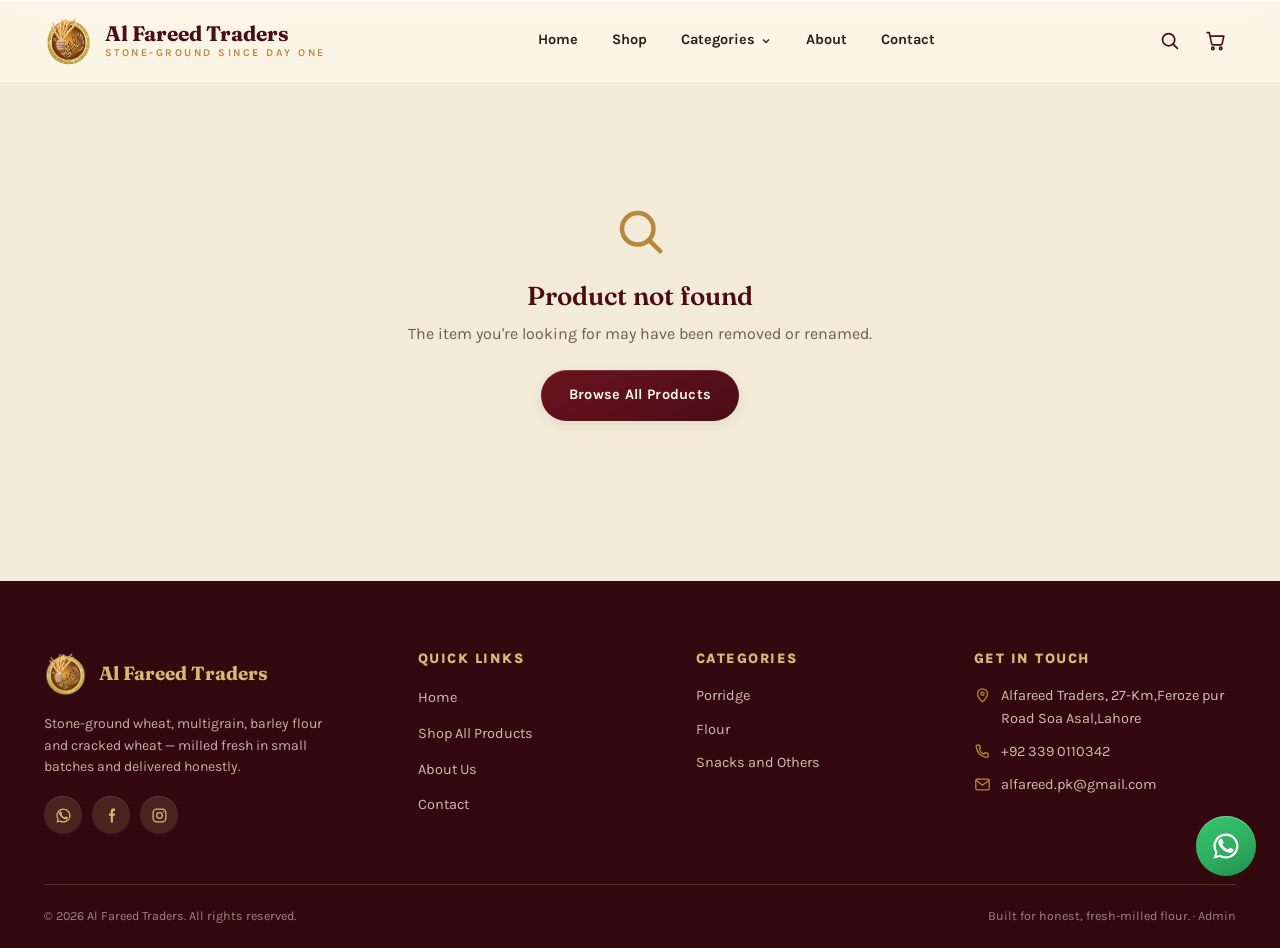
<file: product.html>
<!DOCTYPE html>
<html lang="en">
<head>
<meta charset="UTF-8">
<meta name="viewport" content="width=device-width, initial-scale=1.0">
<meta name="color-scheme" content="light only">
<title>Product | Al Fareed Traders</title>
<meta name="description" content="Fresh stone-ground flour from Al Fareed Traders.">
<link rel="canonical" href="product.html">
<meta name="robots" content="index, follow">
<link rel="icon" type="image/png" href="images/icons/favicon-32.png" sizes="32x32">
<link rel="icon" type="image/png" href="images/icons/favicon-16.png" sizes="16x16">
<link rel="icon" type="image/png" href="images/icons/favicon-192.png" sizes="192x192">
<link rel="apple-touch-icon" href="images/icons/apple-touch-icon.png">
<link rel="shortcut icon" href="images/icons/favicon.ico">

<link rel="preconnect" href="https://fonts.googleapis.com">
<link rel="preconnect" href="https://fonts.gstatic.com" crossorigin>
<link href="https://fonts.googleapis.com/css2?family=Fraunces:opsz,wght@9..144,500;9..144,600;9..144,700&family=Karla:wght@400;500;600;700;800&display=swap" rel="stylesheet">
<link rel="stylesheet" href="css/style.css">
</head>
<body>
<a href="#main" class="skip-link">Skip to content</a>

<!-- ============ NAVBAR ============ -->
<header class="navbar" id="siteNavbar">
  <div class="container">
    <a href="index.html" class="brand">
      <img src="images/logo.png" alt="Al Fareed Traders logo">
      <span class="brand-name">Al Fareed Traders<small>Stone-Ground Since Day One</small></span>
    </a>

    <nav aria-label="Primary">
      <ul class="nav-links">
        <li><a href="index.html">Home</a></li>
        <li><a href="index.html#products">Shop</a></li>
        <li class="has-dropdown">
          <button type="button" class="nav-link">Categories
            <svg width="12" height="12" viewBox="0 0 24 24" fill="none" stroke="currentColor" stroke-width="2.5"><path d="M6 9l6 6 6-6"/></svg>
          </button>
          <div class="dropdown" data-categories-dropdown></div>
        </li>
        <li><a href="about.html">About</a></li>
        <li><a href="contact.html">Contact</a></li>
      </ul>
    </nav>

    <div class="nav-actions">
      <div class="nav-search">
        <button type="button" class="icon-btn" data-search-toggle="#navSearchForm" aria-label="Toggle search">
          <svg viewBox="0 0 24 24" fill="none" stroke="currentColor" stroke-width="2" stroke-linecap="round"><circle cx="11" cy="11" r="7"/><path d="M21 21l-4.3-4.3"/></svg>
        </button>
        <form class="nav-search-form" id="navSearchForm" role="search">
          <input type="search" name="q" placeholder="Search flour, atta, daliya..." aria-label="Search products">
          <button type="submit" aria-label="Submit search">
            <svg viewBox="0 0 24 24" fill="none" stroke="currentColor" stroke-width="2" stroke-linecap="round"><circle cx="11" cy="11" r="7"/><path d="M21 21l-4.3-4.3"/></svg>
          </button>
        </form>
      </div>
      <button type="button" class="icon-btn" data-open-cart aria-label="Open cart">
        <svg viewBox="0 0 24 24" fill="none" stroke="currentColor" stroke-width="1.8" stroke-linecap="round" stroke-linejoin="round"><circle cx="9" cy="21" r="1.4"/><circle cx="18" cy="21" r="1.4"/><path d="M2.5 3h2.4l2.6 12.4a2 2 0 0 0 2 1.6h8.2a2 2 0 0 0 2-1.6L21.5 7H6"/></svg>
        <span class="count-bubble" data-cart-count data-count="0">0</span>
      </button>
      <button type="button" class="hamburger" id="hamburgerBtn" aria-label="Open menu">
        <svg viewBox="0 0 24 24" fill="none" stroke="currentColor" stroke-width="2" stroke-linecap="round"><path d="M3 6h18M3 12h18M3 18h18"/></svg>
      </button>
    </div>
  </div>
</header>

<!-- ============ MOBILE NAV ============ -->
<div class="mobile-nav-overlay" id="mobileNavOverlay">
  <div class="mobile-nav" id="mobileNav">
    <div class="mobile-nav-head">
      <a href="index.html" class="brand"><img src="images/logo.png" alt="Al Fareed Traders logo" style="height:38px;"></a>
      <button type="button" class="close-btn" data-close-mobile aria-label="Close menu">
        <svg viewBox="0 0 24 24" fill="none" stroke="currentColor" stroke-width="2" stroke-linecap="round"><path d="M6 6l12 12M18 6L6 18"/></svg>
      </button>
    </div>
    <a href="index.html">Home</a>
    <a href="index.html#products">Shop All Products</a>
    <a href="about.html">About Us</a>
    <a href="contact.html">Contact</a>
    <div class="mobile-cats" data-categories-mobile></div>
    <div class="mobile-nav-cta">
      <a href="index.html#products" class="btn btn-primary btn-block" data-close-mobile>Shop Now</a>
      <a href="#" class="btn btn-whatsapp btn-block" data-wa-general target="_blank" rel="noopener">Order on WhatsApp</a>
    </div>
  </div>
</div>

<main id="main">
  <p class="breadcrumb container" id="breadcrumb"></p>

  <div id="productDetail">
    <section class="product-detail">
      <div class="container">
        <div class="pd-grid">

          <div class="pd-gallery">
            <div class="pd-gallery-main">
              <img id="pdMainImg" src="" alt="">
              <button type="button" class="pd-nav pd-nav-prev" id="pdPrevImg" aria-label="Show previous photo" hidden>
                <svg viewBox="0 0 24 24" fill="none" stroke="currentColor" stroke-width="2.4" stroke-linecap="round" stroke-linejoin="round"><path d="M15 6l-6 6 6 6"/></svg>
              </button>
              <button type="button" class="pd-nav pd-nav-next" id="pdNextImg" aria-label="Show next photo" hidden>
                <svg viewBox="0 0 24 24" fill="none" stroke="currentColor" stroke-width="2.4" stroke-linecap="round" stroke-linejoin="round"><path d="M9 6l6 6-6 6"/></svg>
              </button>
              <span class="pd-img-counter" id="pdImgCounter" hidden></span>
            </div>
            <div class="pd-thumbs" id="pdThumbs"></div>
          </div>

          <div class="pd-info">
            <a class="pc-cat" id="pdCategory" href="#" style="display:inline-block;"></a>
            <h1 id="pdTitle"></h1>
            <p class="pd-short" id="pdShort"></p>

            <div class="pd-price-row">
              <span class="pd-price" id="pdPrice"></span>
              <span class="pd-price-unit" id="pdPriceUnit"></span>
            </div>

            <div class="pd-field" id="pdTypeField" style="display:none;">
              <label class="field-label">Type</label>
              <div class="size-options" id="pdTypes"></div>
            </div>

            <div class="pd-field">
              <label class="field-label">Pack Size</label>
              <div class="size-options" id="pdSizes"></div>
            </div>

            <div class="pd-field">
              <label class="field-label">Quantity</label>
              <div class="qty-stepper">
                <button type="button" id="pdQtyMinus" aria-label="Decrease quantity">
                  <svg viewBox="0 0 24 24" fill="none" stroke="currentColor" stroke-width="2.4" stroke-linecap="round"><path d="M5 12h14"/></svg>
                </button>
                <input type="number" id="pdQtyInput" value="1" min="1" max="99" aria-label="Quantity">
                <button type="button" id="pdQtyPlus" aria-label="Increase quantity">
                  <svg viewBox="0 0 24 24" fill="none" stroke="currentColor" stroke-width="2.4" stroke-linecap="round"><path d="M12 5v14M5 12h14"/></svg>
                </button>
              </div>
            </div>

            <div class="pd-ctas">
              <button type="button" class="btn btn-primary" id="pdAddToCart">
                <svg viewBox="0 0 24 24" fill="none" stroke="currentColor" stroke-width="1.8" stroke-linecap="round" stroke-linejoin="round"><circle cx="9" cy="21" r="1.4"/><circle cx="18" cy="21" r="1.4"/><path d="M2.5 3h2.4l2.6 12.4a2 2 0 0 0 2 1.6h8.2a2 2 0 0 0 2-1.6L21.5 7H6"/></svg>
                Add to Cart
              </button>
              <a href="#" id="pdWhatsapp" class="btn btn-whatsapp" target="_blank" rel="noopener">
                <svg viewBox="0 0 24 24" fill="currentColor"><path d="M17.5 14.4c-.3-.1-1.7-.9-2-1-.3-.1-.5-.1-.7.1-.2.3-.8 1-.9 1.1-.2.2-.3.2-.6.1-.3-.1-1.3-.5-2.4-1.5-.9-.8-1.5-1.8-1.7-2.1-.2-.3 0-.5.1-.6.1-.1.3-.3.4-.5.1-.1.2-.3.3-.4.1-.2 0-.4 0-.5 0-.1-.7-1.7-1-2.3-.3-.6-.5-.5-.7-.5h-.6c-.2 0-.5.1-.8.4-.3.3-1 1-1 2.4s1.1 2.8 1.2 3c.1.2 2.1 3.3 5.2 4.5.7.3 1.3.5 1.7.6.7.2 1.4.2 1.9.1.6-.1 1.7-.7 2-1.4.2-.7.2-1.2.2-1.4-.1-.1-.3-.2-.6-.3z"/><path d="M12 2a10 10 0 0 0-8.6 15.1L2 22l5-1.3A10 10 0 1 0 12 2zm0 18.2a8.2 8.2 0 0 1-4.2-1.1l-.3-.2-3 .8.8-2.9-.2-.3A8.2 8.2 0 1 1 20.2 12 8.2 8.2 0 0 1 12 20.2z"/></svg>
                Order via WhatsApp
              </a>
            </div>

            <div class="pd-trust">
              <span class="trust-item"><svg viewBox="0 0 24 24" fill="none" stroke="currentColor" stroke-width="1.8" stroke-linecap="round" stroke-linejoin="round"><path d="M12 3l7 3v6c0 5-3.4 8.4-7 9-3.6-.6-7-4-7-9V6l7-3z"/><path d="M9 12l2 2 4-4"/></svg> No Additives</span>
              <span class="trust-item"><svg viewBox="0 0 24 24" fill="none" stroke="currentColor" stroke-width="1.8" stroke-linecap="round" stroke-linejoin="round"><circle cx="12" cy="12" r="8"/><circle cx="12" cy="12" r="2.6"/><path d="M12 4v2.4M12 17.6V20M4 12h2.4M17.6 12H20"/></svg> Stone-Ground</span>
              <span class="trust-item"><svg viewBox="0 0 24 24" fill="none" stroke="currentColor" stroke-width="1.8" stroke-linecap="round" stroke-linejoin="round"><rect x="1.5" y="7" width="13" height="10"/><path d="M14.5 10h4l3 3v4h-7z"/><circle cx="6" cy="19" r="1.6"/><circle cx="17.5" cy="19" r="1.6"/></svg> Fast Local Delivery</span>
            </div>

            <div class="pd-desc">
              <h2>Product Description</h2>
              <p id="pdDescText"></p>
              <div class="pd-tags" id="pdTags"></div>
            </div>
          </div>

        </div>

        <div class="related-section">
          <div class="section-head">
            <span class="eyebrow">You Might Also Like</span>
            <h2>More From This Category</h2>
          </div>
          <div class="product-grid" id="relatedGrid"></div>
        </div>
      </div>
    </section>
  </div>
</main>

<!-- ============ FOOTER ============ -->
<footer class="site-footer">
  <div class="container">
    <div class="footer-grid">
      <div class="footer-about">
        <div class="footer-brand">
          <img src="images/logo.png" alt="Al Fareed Traders logo">
          <span>Al Fareed Traders</span>
        </div>
        <p>Stone-ground wheat, multigrain, barley flour and cracked wheat &mdash; milled fresh in small batches and delivered honestly.</p>
        <div class="footer-social">
          <a href="#" data-wa-general target="_blank" rel="noopener" aria-label="WhatsApp"><svg viewBox="0 0 24 24" fill="currentColor"><path d="M17.5 14.4c-.3-.1-1.7-.9-2-1-.3-.1-.5-.1-.7.1-.2.3-.8 1-.9 1.1-.2.2-.3.2-.6.1-.3-.1-1.3-.5-2.4-1.5-.9-.8-1.5-1.8-1.7-2.1-.2-.3 0-.5.1-.6.1-.1.3-.3.4-.5.1-.1.2-.3.3-.4.1-.2 0-.4 0-.5 0-.1-.7-1.7-1-2.3-.3-.6-.5-.5-.7-.5h-.6c-.2 0-.5.1-.8.4-.3.3-1 1-1 2.4s1.1 2.8 1.2 3c.1.2 2.1 3.3 5.2 4.5.7.3 1.3.5 1.7.6.7.2 1.4.2 1.9.1.6-.1 1.7-.7 2-1.4.2-.7.2-1.2.2-1.4-.1-.1-.3-.2-.6-.3z"/><path d="M12 2a10 10 0 0 0-8.6 15.1L2 22l5-1.3A10 10 0 1 0 12 2zm0 18.2a8.2 8.2 0 0 1-4.2-1.1l-.3-.2-3 .8.8-2.9-.2-.3A8.2 8.2 0 1 1 20.2 12 8.2 8.2 0 0 1 12 20.2z"/></svg></a>
          <a href="https://facebook.com/" data-social="facebook" target="_blank" rel="noopener" aria-label="Facebook"><svg viewBox="0 0 24 24" fill="currentColor"><path d="M14 9V6.5c0-.8.5-1 .9-1H17V2h-2.7C11.9 2 11 3.7 11 5.7V9H8.5v3.5H11V22h3v-9.5h2.4l.4-3.5H14z"/></svg></a>
          <a href="https://instagram.com/" data-social="instagram" target="_blank" rel="noopener" aria-label="Instagram"><svg viewBox="0 0 24 24" fill="none" stroke="currentColor" stroke-width="1.8"><rect x="3" y="3" width="18" height="18" rx="5"/><circle cx="12" cy="12" r="4"/><circle cx="17.4" cy="6.6" r="1" fill="currentColor" stroke="none"/></svg></a>
        </div>
      </div>
      <div class="footer-col">
        <h4>Quick Links</h4>
        <ul>
          <li><a href="index.html">Home</a></li>
          <li><a href="index.html#products">Shop All Products</a></li>
          <li><a href="about.html">About Us</a></li>
          <li><a href="contact.html">Contact</a></li>
        </ul>
      </div>
      <div class="footer-col">
        <h4>Categories</h4>
        <ul data-categories-mobile></ul>
      </div>
      <div class="footer-col">
        <h4>Get in Touch</h4>
        <ul class="footer-contact">
          <li><svg viewBox="0 0 24 24" fill="none" stroke="currentColor" stroke-width="1.8" stroke-linecap="round" stroke-linejoin="round"><path d="M12 21s-7-6.3-7-11.5A7 7 0 0 1 19 9.5C19 14.7 12 21 12 21z"/><circle cx="12" cy="9.5" r="2.3"/></svg><span data-field="address">Grain Market Road, Lahore, Pakistan</span></li>
          <li><svg viewBox="0 0 24 24" fill="none" stroke="currentColor" stroke-width="1.8" stroke-linecap="round" stroke-linejoin="round"><path d="M4.5 3h3.4l1.4 4.5-2 1.5a12 12 0 0 0 6.7 6.7l1.5-2 4.5 1.4v3.4c0 1-.9 1.8-1.9 1.7-8-.6-14.4-7-15-15C2.7 3.9 3.5 3 4.5 3z"/></svg><span data-field="phoneDisplay">+92 300 1234567</span></li>
          <li><svg viewBox="0 0 24 24" fill="none" stroke="currentColor" stroke-width="1.8" stroke-linecap="round" stroke-linejoin="round"><rect x="2.5" y="4.5" width="19" height="15" rx="2"/><path d="M3 6l9 7 9-7"/></svg><span data-field="email">orders@Al Fareedtraders.com</span></li>
        </ul>
      </div>
    </div>
    <div class="footer-bottom">
      <span>&copy; <span data-year></span> Al Fareed Traders. All rights reserved.</span>
      <span>Built for honest, fresh-milled flour. &middot; <a href="/admin/" class="admin-link">Admin</a></span>
    </div>
  </div>
</footer>

<!-- ============ CART DRAWER ============ -->
<div class="cart-overlay" id="cartOverlay">
  <aside class="cart-drawer" aria-label="Shopping cart">
    <div class="cart-head">
      <h2>Your Cart</h2>
      <button type="button" class="close-btn" data-close-cart aria-label="Close cart">
        <svg viewBox="0 0 24 24" fill="none" stroke="currentColor" stroke-width="2" stroke-linecap="round"><path d="M6 6l12 12M18 6L6 18"/></svg>
      </button>
    </div>
    <div class="cart-items" id="cartItems"></div>
    <div class="cart-foot" id="cartFoot" style="display:none;">
      <div class="cart-subtotal"><span>Subtotal</span><span id="cartSubtotal">Rs. 0</span></div>
      <a href="#" id="cartWhatsappBtn" class="btn btn-whatsapp btn-block" target="_blank" rel="noopener">
        <svg viewBox="0 0 24 24" fill="currentColor"><path d="M17.5 14.4c-.3-.1-1.7-.9-2-1-.3-.1-.5-.1-.7.1-.2.3-.8 1-.9 1.1-.2.2-.3.2-.6.1-.3-.1-1.3-.5-2.4-1.5-.9-.8-1.5-1.8-1.7-2.1-.2-.3 0-.5.1-.6.1-.1.3-.3.4-.5.1-.1.2-.3.3-.4.1-.2 0-.4 0-.5 0-.1-.7-1.7-1-2.3-.3-.6-.5-.5-.7-.5h-.6c-.2 0-.5.1-.8.4-.3.3-1 1-1 2.4s1.1 2.8 1.2 3c.1.2 2.1 3.3 5.2 4.5.7.3 1.3.5 1.7.6.7.2 1.4.2 1.9.1.6-.1 1.7-.7 2-1.4.2-.7.2-1.2.2-1.4-.1-.1-.3-.2-.6-.3z"/><path d="M12 2a10 10 0 0 0-8.6 15.1L2 22l5-1.3A10 10 0 1 0 12 2zm0 18.2a8.2 8.2 0 0 1-4.2-1.1l-.3-.2-3 .8.8-2.9-.2-.3A8.2 8.2 0 1 1 20.2 12 8.2 8.2 0 0 1 12 20.2z"/></svg>
        Checkout on WhatsApp
      </a>
      <button type="button" class="btn btn-ghost btn-block" data-close-cart>Continue Shopping</button>
      <p class="cart-note">We'll confirm your order and delivery cost on WhatsApp.</p>
    </div>
  </aside>
</div>

<!-- ============ WHATSAPP FLOAT ============ -->
<a href="#" class="wa-float" data-wa-general target="_blank" rel="noopener" aria-label="Chat on WhatsApp">
  <svg viewBox="0 0 24 24" fill="currentColor"><path d="M17.5 14.4c-.3-.1-1.7-.9-2-1-.3-.1-.5-.1-.7.1-.2.3-.8 1-.9 1.1-.2.2-.3.2-.6.1-.3-.1-1.3-.5-2.4-1.5-.9-.8-1.5-1.8-1.7-2.1-.2-.3 0-.5.1-.6.1-.1.3-.3.4-.5.1-.1.2-.3.3-.4.1-.2 0-.4 0-.5 0-.1-.7-1.7-1-2.3-.3-.6-.5-.5-.7-.5h-.6c-.2 0-.5.1-.8.4-.3.3-1 1-1 2.4s1.1 2.8 1.2 3c.1.2 2.1 3.3 5.2 4.5.7.3 1.3.5 1.7.6.7.2 1.4.2 1.9.1.6-.1 1.7-.7 2-1.4.2-.7.2-1.2.2-1.4-.1-.1-.3-.2-.6-.3z"/><path d="M12 2a10 10 0 0 0-8.6 15.1L2 22l5-1.3A10 10 0 1 0 12 2zm0 18.2a8.2 8.2 0 0 1-4.2-1.1l-.3-.2-3 .8.8-2.9-.2-.3A8.2 8.2 0 1 1 20.2 12 8.2 8.2 0 0 1 12 20.2z"/></svg>
</a>

<script src="js/site-config.js"></script>
<script src="js/products-data.js"></script>
<script src="js/render.js"></script>
<script src="js/cart.js"></script>
<script src="js/main.js"></script>
<script src="js/product-page.js"></script>
</body>
</html>
</file>
<file: css/style.css>
/* ==========================================================================
   ALFAREED TRADERS -- MAIN STYLESHEET
   Organised in sections, top to bottom:
   1. Tokens (edit colors/fonts here)   6. Category seals     11. Cart drawer
   2. Reset & base                      7. Section divider    12. WhatsApp button
   3. Layout utilities                  8. Product cards      13. Footer
   4. Buttons & form controls           9. Filter/search bar  14. Toast
   5. Navbar                            10. Product detail     15. Responsive
   ========================================================================== */

/* This site has one deliberately-designed look. It doesn't ship a dark
   theme, so we tell browsers/OSes not to auto-invert or re-tint it with
   their own forced-dark heuristics (which was muddying the brand colors). */
:root, html { color-scheme: light only; }

/* ---------- 1. DESIGN TOKENS ---------- */
:root {
  /* Brand palette -- beige & mehroon (maroon), gold accent from the logo */
  --beige: #F3EAD8;
  --beige-soft: #FBF6EA;
  --sand: #E9DBB8;
  --sand-dark: #DCC89A;
  --maroon: #6B1220;
  --maroon-dark: #4A0D16;
  --maroon-deep: #33090F;
  --gold: #B8873B;
  --gold-light: #D9B876;
  --ink: #2B211A;
  --ink-soft: #6E5F49;
  --white: #FFFFFF;
  --green: #2FAE60;
  --green-dark: #1F8F4D;

  --line: rgba(107, 18, 32, 0.14);
  --shadow-sm: 0 4px 14px rgba(43, 33, 26, 0.08);
  --shadow-md: 0 10px 30px rgba(43, 33, 26, 0.14);
  --shadow-lg: 0 20px 48px rgba(43, 33, 26, 0.20);

  --radius-sm: 8px;
  --radius-md: 14px;
  --radius-lg: 26px;
  --radius-pill: 999px;

  --font-display: 'Fraunces', Georgia, serif;
  --font-body: 'Karla', -apple-system, BlinkMacSystemFont, sans-serif;

  --container: 1240px;
  --nav-h: 82px;
  --ease: cubic-bezier(.22,.61,.36,1);
  --ease-smooth: cubic-bezier(.16,1,.3,1);

  /* Glossy / mirror surface language -- layered on top of the brand
     palette above. Everything here is additive: a soft sheen, a bright
     top highlight and a touch of blur so panels read like polished
     glass over the beige/maroon scheme, without changing any color. */
  --glass-sheen: linear-gradient(120deg, rgba(255,255,255,0) 28%, rgba(255,255,255,.65) 46%, rgba(255,255,255,0) 64%);
  --glass-top-highlight: inset 0 1px 0 rgba(255,255,255,.75), inset 0 -1px 0 rgba(255,255,255,.06);
  --glass-fill: linear-gradient(165deg, rgba(255,255,255,.5) 0%, rgba(255,255,255,.08) 32%, rgba(255,255,255,0) 55%);
  --glass-border: rgba(255,255,255,.55);
  --glow-gold: 0 0 0 1px rgba(184,135,59,.3), 0 12px 30px rgba(184,135,59,.18);
  --ease-glide: cubic-bezier(.19,1,.22,1);
}

/* ---------- 2. RESET & BASE ---------- */
* { box-sizing: border-box; margin: 0; padding: 0; }
html { scroll-behavior: smooth; scroll-padding-top: calc(var(--nav-h) + 16px); }
body {
  font-family: var(--font-body);
  background: var(--beige);
  color: var(--ink);
  line-height: 1.55;
  -webkit-font-smoothing: antialiased;
}
img { max-width: 100%; display: block; }
a { color: inherit; text-decoration: none; }
ul { list-style: none; }
button { font: inherit; cursor: pointer; border: none; background: none; color: inherit; }
input { font: inherit; }
h1, h2, h3, h4 { font-family: var(--font-display); color: var(--maroon-dark); line-height: 1.15; font-weight: 600; }

:focus-visible {
  outline: 2.5px solid var(--gold);
  outline-offset: 2px;
}

@media (prefers-reduced-motion: reduce) {
  *, *::before, *::after { animation-duration: 0.01ms !important; transition-duration: 0.01ms !important; scroll-behavior: auto !important; }
  /* The medallion rings are a decorative brand flourish, not motion the
     user needs to track, so they keep spinning at normal speed even
     when the visitor's OS/browser asks for reduced motion. */
  .medallion::before { animation-duration: 18s !important; }
  .medallion::after { animation-duration: 24s !important; }
}

/* ---------- 3. LAYOUT UTILITIES ---------- */
.container { width: 100%; max-width: var(--container); margin: 0 auto; padding: 0 24px; }
main { display: block; }
section { padding: 84px 0; }
.section-tight { padding: 56px 0; }

.eyebrow {
  display: inline-block;
  font-family: var(--font-body);
  font-size: 12.5px;
  font-weight: 700;
  letter-spacing: 3px;
  text-transform: uppercase;
  color: var(--maroon);
  margin-bottom: 14px;
}
.section-head { max-width: 640px; margin-bottom: 44px; }
.section-head h2 { font-size: clamp(28px, 3.4vw, 40px); margin-bottom: 12px; }
.section-head p { color: var(--ink-soft); font-size: 16.5px; }
.section-head.center { margin-left: auto; margin-right: auto; text-align: center; }

.visually-hidden {
  position: absolute; width: 1px; height: 1px; overflow: hidden;
  clip: rect(0,0,0,0); white-space: nowrap; border: 0; padding: 0; margin: -1px;
}
.skip-link {
  position: absolute; left: 12px; top: -60px; background: var(--maroon); color: var(--beige-soft);
  padding: 10px 18px; border-radius: var(--radius-sm); z-index: 2000; transition: top .3s var(--ease-smooth);
}
.skip-link:focus { top: 12px; }

/* ---------- 4. BUTTONS & FORM CONTROLS ---------- */
.btn {
  display: inline-flex; align-items: center; justify-content: center; gap: 9px;
  padding: 14px 28px; border-radius: var(--radius-pill);
  font-weight: 700; font-size: 14.5px; letter-spacing: .3px;
  transition: transform .38s var(--ease-glide), box-shadow .38s var(--ease-glide), background .3s var(--ease), color .3s var(--ease), border-color .3s var(--ease);
  white-space: nowrap;
  position: relative; overflow: hidden; isolation: isolate;
}
.btn::before {
  content: ""; position: absolute; inset: 0; background: var(--glass-sheen);
  transform: translateX(-120%); transition: transform .7s var(--ease-glide); pointer-events: none; z-index: 1;
}
.btn:hover::before { transform: translateX(120%); }
.btn svg { width: 18px; height: 18px; flex-shrink: 0; transition: transform .32s var(--ease-smooth); position: relative; z-index: 2; }
.btn span, .btn { position: relative; }
.btn:hover { transform: translateY(-3px) scale(1.015); }
.btn:active { transform: translateY(-1px) scale(1); transition-duration: .1s; }

.btn-primary { background: linear-gradient(155deg, var(--maroon) 0%, var(--maroon-dark) 100%); color: var(--beige-soft); box-shadow: var(--shadow-sm), inset 0 1px 0 rgba(255,255,255,.18); }
.btn-primary:hover { background: linear-gradient(155deg, #7c1526 0%, var(--maroon-dark) 100%); box-shadow: var(--shadow-md), inset 0 1px 0 rgba(255,255,255,.25); }

.btn-outline { background: rgba(255,255,255,.15); color: var(--maroon); border: 1.5px solid var(--maroon); -webkit-backdrop-filter: blur(6px); backdrop-filter: blur(6px); }
.btn-outline:hover { background: var(--maroon); color: var(--beige-soft); box-shadow: var(--shadow-md); }

.btn-whatsapp { background: linear-gradient(155deg, #34c76f 0%, var(--green) 60%, var(--green-dark) 100%); color: #fff; box-shadow: var(--shadow-sm), inset 0 1px 0 rgba(255,255,255,.28); }
.btn-whatsapp:hover { background: linear-gradient(155deg, #34c76f 0%, var(--green-dark) 100%); box-shadow: var(--shadow-md), inset 0 1px 0 rgba(255,255,255,.3); }

.btn-ghost { background: rgba(107,18,32,0.06); color: var(--maroon-dark); }
.btn-ghost:hover { background: rgba(107,18,32,0.12); }

.btn-block { width: 100%; }
.btn-sm { padding: 9px 18px; font-size: 13px; }

.icon-btn {
  width: 42px; height: 42px; display: inline-flex; align-items: center; justify-content: center;
  border-radius: 50%; color: var(--maroon-dark); position: relative;
  transition: background .28s var(--ease), transform .28s var(--ease-smooth), color .28s var(--ease);
}
.icon-btn:hover { background: rgba(107,18,32,0.08); transform: scale(1.1); box-shadow: var(--glass-top-highlight), 0 6px 16px rgba(43,33,26,.12); }
.icon-btn:active { transform: scale(0.96); transition-duration: .1s; }
.icon-btn svg { width: 21px; height: 21px; transition: transform .28s var(--ease-smooth); }

.count-bubble {
  position: absolute; top: -1px; right: -1px; min-width: 18px; height: 18px; padding: 0 4px;
  background: var(--gold); color: var(--maroon-deep); font-size: 10.5px; font-weight: 800;
  border-radius: 50%; display: flex; align-items: center; justify-content: center; border: 1.5px solid var(--beige-soft);
}
.count-bubble[data-count="0"] { display: none; }

/* ---------- 5. NAVBAR ---------- */
.navbar {
  position: sticky; top: 0; z-index: 900; height: var(--nav-h);
  background: linear-gradient(180deg, rgba(251,246,234,.92), rgba(251,246,234,.82));
  -webkit-backdrop-filter: blur(18px) saturate(160%);
  backdrop-filter: blur(18px) saturate(160%);
  border-bottom: 1px solid var(--glass-border);
  box-shadow: var(--glass-top-highlight);
  transition: box-shadow .35s var(--ease-smooth), background .35s var(--ease-smooth);
}
.navbar.is-scrolled { box-shadow: var(--glass-top-highlight), 0 6px 24px rgba(43,33,26,0.10); }
.navbar .container { height: 100%; display: flex; align-items: center; justify-content: space-between; gap: 20px; flex-wrap: nowrap; }

.brand { display: flex; align-items: center; gap: 12px; flex-shrink: 0; min-width: 0; }
.brand img { height: 52px; width: auto; transition: transform .3s var(--ease-smooth); }
.brand:hover img { transform: scale(1.06); }
.brand-name { font-family: var(--font-display); font-weight: 700; font-size: 21px; color: var(--maroon-dark); line-height: 1.1; min-width: 0; white-space: nowrap; overflow: hidden; text-overflow: ellipsis; }
.brand-name small { display: block; font-family: var(--font-body); font-weight: 600; font-size: 10.5px; letter-spacing: 2.5px; color: var(--gold); text-transform: uppercase; margin-top: 2px; white-space: nowrap; overflow: hidden; text-overflow: ellipsis; }

.nav-links { display: flex; align-items: center; gap: 6px; }
.nav-links > li { position: relative; }
.nav-links a, .nav-links button.nav-link {
  display: inline-flex; align-items: center; gap: 5px; padding: 10px 14px; border-radius: var(--radius-pill);
  font-weight: 700; font-size: 14.5px; color: var(--ink); transition: background .3s var(--ease), color .3s var(--ease);
}
.nav-links a:hover, .nav-links button.nav-link:hover, .nav-links a.active { background: var(--maroon); color: var(--beige-soft); }
.nav-links a.active { background: var(--maroon); color: var(--beige-soft); }
.nav-links button.nav-link svg { transition: transform .3s var(--ease-smooth); }
.nav-links button.nav-link:hover svg { transform: translateY(2px); }

.has-dropdown .dropdown {
  position: absolute; top: calc(100% + 10px); left: 50%; transform: translateX(-50%) translateY(10px) scale(.98);
  width: 300px; background: linear-gradient(165deg, rgba(255,255,255,.7), rgba(251,246,234,.85));
  -webkit-backdrop-filter: blur(20px) saturate(160%); backdrop-filter: blur(20px) saturate(160%);
  border: 1px solid var(--glass-border); border-radius: var(--radius-md);
  box-shadow: var(--shadow-lg), var(--glass-top-highlight); padding: 10px; opacity: 0; visibility: hidden;
  transition: opacity .35s var(--ease-glide), transform .35s var(--ease-glide), visibility .35s;
}
.has-dropdown:hover .dropdown, .has-dropdown:focus-within .dropdown {
  opacity: 1; visibility: visible; transform: translateX(-50%) translateY(0) scale(1);
}
.dropdown a { display: flex; align-items: center; gap: 12px; padding: 10px 12px; border-radius: var(--radius-sm); font-size: 14px; transition: background .25s var(--ease), color .25s var(--ease), transform .25s var(--ease-smooth); }
.dropdown a:hover { background: var(--sand); color: var(--maroon-dark); transform: translateX(3px); }
.dropdown .dd-icon {
  width: 34px; height: 34px; border-radius: 50%; background: var(--maroon); color: var(--gold-light);
  display: flex; align-items: center; justify-content: center; flex-shrink: 0; transition: transform .25s var(--ease-smooth);
}
.dropdown a:hover .dd-icon { transform: scale(1.1); }
.dropdown .dd-icon svg { width: 18px; height: 18px; }

.nav-actions { display: flex; align-items: center; gap: 4px; flex-shrink: 0; }
.nav-actions .icon-btn, .nav-actions .hamburger { flex-shrink: 0; }

.nav-search { display: flex; align-items: center; }
.nav-search-form {
  display: flex; align-items: center; overflow: hidden; width: 0; opacity: 0;
  background: var(--sand); border-radius: var(--radius-pill); transition: width .38s var(--ease-smooth), opacity .3s var(--ease), padding .38s var(--ease-smooth);
}
.nav-search-form.is-open { width: 230px; opacity: 1; padding: 0 6px 0 16px; }
.nav-search-form input {
  flex: 1; background: transparent; border: 0; padding: 10px 4px; font-size: 14px; color: var(--ink); min-width: 0;
}
.nav-search-form input::placeholder { color: var(--ink-soft); }
.nav-search-form button { width: 32px; height: 32px; border-radius: 50%; display: flex; align-items: center; justify-content: center; transition: background .25s var(--ease), transform .25s var(--ease-smooth); }
.nav-search-form button:hover { background: rgba(107,18,32,0.1); transform: scale(1.1); }
.nav-search-form button svg { width: 16px; height: 16px; }

.hamburger { display: none; width: 42px; height: 42px; align-items: center; justify-content: center; border-radius: 50%; transition: background .28s var(--ease), transform .28s var(--ease-smooth); }
.hamburger:hover { background: rgba(107,18,32,0.08); transform: scale(1.08); }
.hamburger svg { width: 24px; height: 24px; }

/* Mobile nav drawer */
.mobile-nav-overlay {
  position: fixed; inset: 0; background: rgba(43,33,26,0.45); z-index: 1000;
  opacity: 0; visibility: hidden; transition: opacity .35s var(--ease-smooth), visibility .35s;
}
.mobile-nav-overlay.is-open { opacity: 1; visibility: visible; }
.mobile-nav {
  position: fixed; top: 0; right: 0; height: 100%; width: min(340px, 86vw);
  background: linear-gradient(165deg, rgba(255,255,255,.5), var(--beige-soft) 30%);
  -webkit-backdrop-filter: blur(22px) saturate(160%); backdrop-filter: blur(22px) saturate(160%);
  box-shadow: -8px 0 40px rgba(43,33,26,.16), var(--glass-top-highlight);
  z-index: 1001; transform: translateX(100%); transition: transform .48s var(--ease-glide);
  display: flex; flex-direction: column; padding: 22px; overflow-y: auto;
}
.mobile-nav-overlay.is-open .mobile-nav { transform: translateX(0); }
.mobile-nav-head { display: flex; align-items: center; justify-content: space-between; margin-bottom: 22px; }
.mobile-nav-head .close-btn { width: 40px; height: 40px; border-radius: 50%; display: flex; align-items: center; justify-content: center; transition: background .28s var(--ease), transform .28s var(--ease-smooth); }
.mobile-nav-head .close-btn:hover { background: rgba(107,18,32,0.08); transform: rotate(90deg); }
.mobile-nav-head .close-btn svg { width: 20px; height: 20px; }
.mobile-nav a {
  display: block; padding: 14px 8px; font-weight: 700; font-size: 17px; border-bottom: 1px solid var(--line);
  transition: color .25s var(--ease), padding-left .25s var(--ease-smooth);
}
.mobile-nav a:hover { color: var(--maroon); padding-left: 14px; }
.mobile-nav .mobile-cats { padding-left: 14px; }
.mobile-nav .mobile-cats a { font-size: 15px; font-weight: 600; color: var(--ink-soft); }
.mobile-nav-cta { margin-top: auto; padding-top: 18px; display: flex; flex-direction: column; gap: 10px; }

/* ---------- HERO ---------- */
.hero { padding: 64px 0 40px; overflow: hidden; }
.hero .container { display: grid; grid-template-columns: 1.05fr 0.95fr; gap: 48px; align-items: center; }
.hero h1 { font-size: clamp(34px, 5vw, 58px); margin-bottom: 20px; }
.hero h1 em { font-style: normal; color: var(--maroon); }
.hero p.lead { font-size: 17.5px; color: var(--ink-soft); max-width: 480px; margin-bottom: 30px; }
.hero-ctas { display: flex; flex-wrap: wrap; gap: 14px; margin-bottom: 40px; }
.trust-row { display: flex; flex-wrap: wrap; gap: 22px 30px; }
.trust-row .trust-item { display: flex; align-items: center; gap: 9px; font-size: 13.5px; font-weight: 700; color: var(--maroon-dark); }
.trust-row svg { width: 20px; height: 20px; color: var(--gold); flex-shrink: 0; }

.hero-visual { position: relative; display: flex; align-items: center; justify-content: center; }
.medallion {
  position: relative; width: min(420px, 90%); aspect-ratio: 1/1; border-radius: 100%;
  background: radial-gradient(circle at 40% 30%, var(--beige-soft), var(--sand-dark) 78%);
  display: flex; align-items: center; justify-content: center;
  box-shadow: var(--shadow-lg), inset 0 2px 0 rgba(255,255,255,.5), inset 0 -12px 30px rgba(43,33,26,.08);
}
.medallion::before {
  content: ""; position: absolute; inset: 10%; border-radius: 80%;
  border: 2px dashed var(--gold); opacity: .8;
  animation: medallion-spin 18s linear infinite;
  z-index: 1;
}
.medallion::after {
  content: ""; position: absolute; inset: 6%; border-radius: 70%; border: 10px solid var(--maroon);
  animation: medallion-spin 24s linear infinite reverse;
  z-index: 1;
}
.medallion img { width: 82%; height: auto; position:relative; z-index: 2; filter: drop-shadow(0 12px 20px rgba(43,33,26,.25)); }
@keyframes medallion-spin {
  from { transform: rotate(0deg); }
  to { transform: rotate(360deg); }
}
.medallion-badge {
  position: absolute; bottom: 2%; left: 50%; transform: translateX(-50%);
  background: var(--maroon); color: var(--beige-soft); font-size: 22px; font-weight: 800; letter-spacing: 2.4px;
  text-transform: uppercase; padding: 1px 40px; border-radius: var(--radius-pill); box-shadow: var(--shadow-md);
  white-space: nowrap; border: 3px solid var(--gold-light);
  z-index: 3;
}

/* ---------- 6. CATEGORY SEALS ---------- */
.categories { background: var(--sand); }
.cat-grid { display: grid; grid-template-columns: repeat(5, 1fr); gap: 20px; }
.cat-seal {
  background: linear-gradient(165deg, rgba(255,255,255,.55), var(--beige-soft) 40%);
  border: 1px solid var(--line); border-radius: var(--radius-md);
  padding: 26px 16px 20px; text-align: center; position: relative; overflow: hidden; isolation: isolate;
  box-shadow: var(--glass-top-highlight);
  transition: transform .45s var(--ease-glide), box-shadow .45s var(--ease-glide), border-color .3s var(--ease);
}
.cat-seal::before {
  content: ""; position: absolute; inset: 0; background: var(--glass-sheen);
  transform: translateX(-130%) rotate(8deg); transition: transform .8s var(--ease-glide); z-index: 1; pointer-events: none;
}
.cat-seal:hover::before { transform: translateX(130%) rotate(8deg); }
.cat-seal:hover { transform: translateY(-7px) scale(1.015); box-shadow: var(--glow-gold), var(--shadow-md), var(--glass-top-highlight); border-color: var(--gold); }
.cat-seal .ring {
  width: 66px; height: 66px; margin: 0 auto 14px; border-radius: 50%; background: var(--maroon);
  display: flex; align-items: center; justify-content: center; position: relative;
  transition: transform .35s var(--ease-smooth);
}
.cat-seal:hover .ring { transform: scale(1.08); }
.cat-seal .ring::after { content:""; position: absolute; inset: -5px; border-radius: 50%; border: 1.5px dashed var(--gold); transition: inset .35s var(--ease-smooth); }
.cat-seal:hover .ring::after { inset: -8px; }
.cat-seal .ring svg { width: 30px; height: 30px; color: var(--gold-light); }
.cat-seal h3 { font-size: 16px; margin-bottom: 6px; }
.cat-seal p { font-size: 12.5px; color: var(--ink-soft); line-height: 1.4; }
.cat-seal.active { border-color: var(--maroon); box-shadow: var(--shadow-md); }

.cat-grid-4 { grid-template-columns: repeat(4, 1fr); }
.cat-grid-3 { grid-template-columns: repeat(3, 1fr); }

/* ---------- 7. SECTION DIVIDER ---------- */
.grain-divider {
  height: 40px; background-image: url("../images/icons/wheat-divider.svg"); background-repeat: repeat-x;
  background-position: center; background-size: 140px 40px; opacity: .9;
}

/* ---------- 8. PRODUCT GRID & CARDS ---------- */
.products-section { }
.product-grid { display: grid; grid-template-columns: repeat(auto-fill, minmax(255px, 1fr)); gap: 26px; }

.product-card {
  background: linear-gradient(165deg, rgba(255,255,255,.6), var(--beige-soft) 38%);
  border: 1px solid var(--line); border-radius: var(--radius-md);
  overflow: hidden; display: flex; flex-direction: column; box-shadow: var(--shadow-sm), var(--glass-top-highlight);
  position: relative; isolation: isolate;
  transition: transform .55s var(--ease-glide), box-shadow .55s var(--ease-glide), border-color .4s var(--ease);
}
.product-card::after {
  /* mirror sheen -- a soft diagonal band of light that glides across the
     whole card on hover, like a reflection catching the light */
  content: ""; position: absolute; inset: 0; z-index: 4; pointer-events: none;
  background: var(--glass-sheen);
  transform: translateX(-140%) rotate(6deg); transition: transform .9s var(--ease-glide);
}
.product-card:hover::after { transform: translateX(140%) rotate(6deg); }
.product-card:hover {
  transform: translateY(-9px) scale(1.015);
  box-shadow: var(--shadow-lg), var(--glow-gold), var(--glass-top-highlight);
  border-color: rgba(184,135,59,.45);
}

.pc-media {
  position: relative; aspect-ratio: 1/1; overflow: hidden; background: var(--sand);
  border-bottom: 3px solid transparent;
  border-image: repeating-linear-gradient(90deg, var(--gold) 0 8px, transparent 8px 16px) 3;
}
.pc-media img { position: absolute; inset: 0; width: 100%; height: 100%; object-fit: cover; transition: opacity .7s var(--ease-glide), transform .9s var(--ease-glide); }
.pc-media img.img-2 { opacity: 0; }
.product-card:hover .pc-media img.img-1 { opacity: 0; }
.product-card:hover .pc-media img.img-2 { opacity: 1; }
.pc-media img.img-1 { transition-property: opacity, transform; }
.product-card:hover .pc-media img { transform: scale(1.07); }

.pc-badge {
  position: absolute; top: 12px; left: 12px; background: var(--maroon); color: var(--gold-light);
  font-size: 11px; font-weight: 800; letter-spacing: 1px; text-transform: uppercase;
  padding: 6px 12px; border-radius: var(--radius-pill); box-shadow: var(--shadow-sm); z-index: 3;
}

.pc-body { padding: 18px 18px 20px; display: flex; flex-direction: column; gap: 6px; flex: 1; }
.pc-cat { font-size: 11px; font-weight: 800; letter-spacing: 1.6px; text-transform: uppercase; color: var(--gold); }
.pc-name { font-size: 17px; font-weight: 600; }
.pc-name a { transition: color .28s var(--ease); }
.pc-name a:hover { color: var(--maroon); }
.pc-short { font-size: 13px; color: var(--ink-soft); flex: 1; margin-bottom: 6px; }
.pc-footer { display: flex; align-items: center; justify-content: space-between; margin-top: auto; }
.pc-price { font-family: var(--font-display); font-weight: 700; font-size: 18px; color: var(--maroon-dark); }
.pc-price span { font-family: var(--font-body); font-weight: 600; font-size: 12px; color: var(--ink-soft); }
.pc-view { font-size: 12.5px; font-weight: 800; color: var(--maroon); display: inline-flex; align-items: center; gap: 4px; }
.pc-view svg { width: 14px; height: 14px; transition: transform .3s var(--ease-smooth); }
.product-card:hover .pc-view svg { transform: translateX(4px); }

.pc-add-to-cart {
  width: 100%; margin-top: 14px; background: linear-gradient(155deg, var(--maroon) 0%, var(--maroon-dark) 100%); color: var(--beige-soft); padding: 11px;
  border-radius: var(--radius-pill); font-weight: 700; font-size: 13px;
  display: flex; align-items: center; justify-content: center; gap: 8px;
  position: relative; overflow: hidden;
  box-shadow: var(--shadow-sm), inset 0 1px 0 rgba(255,255,255,.18); transition: background .3s var(--ease), transform .35s var(--ease-glide), box-shadow .35s var(--ease-glide);
}
.pc-add-to-cart::before {
  content: ""; position: absolute; inset: 0; background: var(--glass-sheen); z-index: 0;
  transform: translateX(-120%); transition: transform .6s var(--ease-glide); pointer-events: none;
}
.pc-add-to-cart svg { width: 16px; height: 16px; position: relative; z-index: 1; }
.pc-add-to-cart:hover::before { transform: translateX(120%); }
.pc-add-to-cart:hover { background: linear-gradient(155deg, #7c1526 0%, var(--maroon-dark) 100%); box-shadow: var(--shadow-md); transform: translateY(-2px); }
.pc-add-to-cart:active { transform: translateY(0) scale(0.98); }

/* ---------- 9. FILTER / SEARCH BAR (listing) ---------- */
.filter-bar {
  display: flex; flex-wrap: wrap; align-items: center; justify-content: space-between; gap: 16px;
  margin-bottom: 32px; padding: 16px 20px;
  background: linear-gradient(165deg, rgba(255,255,255,.6), var(--beige-soft) 45%);
  border: 1px solid var(--line); border-radius: var(--radius-md);
  box-shadow: var(--glass-top-highlight);
}
.filter-pills { display: flex; flex-wrap: wrap; gap: 8px; }
.filter-pill {
  padding: 9px 16px; border-radius: var(--radius-pill); font-size: 13px; font-weight: 700;
  background: var(--sand); color: var(--maroon-dark); transition: background .35s var(--ease), color .35s var(--ease), transform .35s var(--ease-glide), box-shadow .35s var(--ease-glide);
}
.filter-pill:hover { background: var(--gold-light); transform: translateY(-2px); box-shadow: var(--shadow-sm), inset 0 1px 0 rgba(255,255,255,.5); }
.filter-pill.active { background: var(--maroon); color: var(--beige-soft); }
.filter-search { display: flex; align-items: center; gap: 8px; background: var(--sand); border-radius: var(--radius-pill); padding: 8px 16px; min-width: 210px; transition: box-shadow .3s var(--ease); }
.filter-search:focus-within { box-shadow: 0 0 0 2.5px var(--gold); }
.filter-search svg { width: 16px; height: 16px; color: var(--maroon-dark); flex-shrink: 0; }
.filter-search input { background: transparent; border: 0; flex: 1; font-size: 13.5px; }
.filter-count { font-size: 13px; color: var(--ink-soft); font-weight: 600; }
.empty-state { text-align: center; padding: 60px 20px; color: var(--ink-soft); }
.empty-state svg { width: 54px; height: 54px; color: var(--gold); margin: 0 auto 16px; }

/* ---------- 10. PRODUCT DETAIL PAGE ---------- */
.breadcrumb { font-size: 13px; color: var(--ink-soft); padding: 22px 0 0; display: flex; gap: 8px; flex-wrap: wrap; }
.breadcrumb a { transition: color .25s var(--ease); }
.breadcrumb a:hover { color: var(--maroon); }
.breadcrumb .sep { color: var(--gold); }
.breadcrumb .current { color: var(--maroon-dark); font-weight: 700; }

.product-detail {
  padding: 32px 0 90px;
  position: relative;
  background-image: linear-gradient(rgba(243,234,216,0.88), rgba(243,234,216,0.88)), var(--pd-bg-image, none);
  background-size: cover;
  background-position: center top;
  background-repeat: no-repeat;
}
.pd-grid { display: grid; grid-template-columns: 0.95fr 1.05fr; gap: 56px; }

.pd-gallery-main {
  aspect-ratio: 1/1; border-radius: var(--radius-lg); overflow: hidden; background: var(--sand);
  border: 1px solid var(--line); box-shadow: var(--shadow-sm), var(--glass-top-highlight); margin-bottom: 16px; position: relative;
  isolation: isolate;
}
.pd-gallery-main img { width: 100%; height: 100%; object-fit: cover; transition: transform .7s var(--ease-glide), opacity .4s var(--ease); }
.pd-gallery-main:hover img { transform: scale(1.06); }
/* thin glass reflection along the top edge of the frame */
.pd-gallery-main::before {
  content: ""; position: absolute; inset: 0; z-index: 2; pointer-events: none; border-radius: inherit;
  background: linear-gradient(180deg, rgba(255,255,255,.28) 0%, rgba(255,255,255,0) 22%);
}

/* ---- Picture-switch controls: prev/next buttons over the main image ---- */
.pd-nav {
  position: absolute; top: 50%; z-index: 5; transform: translateY(-50%);
  width: 44px; height: 44px; border-radius: 50%; display: flex; align-items: center; justify-content: center;
  background: linear-gradient(165deg, rgba(255,255,255,.85), rgba(255,255,255,.45));
  -webkit-backdrop-filter: blur(10px) saturate(160%); backdrop-filter: blur(10px) saturate(160%);
  border: 1px solid var(--glass-border); color: var(--maroon-dark);
  box-shadow: var(--shadow-sm), var(--glass-top-highlight);
  transition: transform .35s var(--ease-glide), box-shadow .35s var(--ease-glide), background .3s var(--ease), opacity .3s var(--ease);
}
.pd-nav svg { width: 20px; height: 20px; }
.pd-nav-prev { left: 14px; }
.pd-nav-next { right: 14px; }
.pd-nav:hover { transform: translateY(-50%) scale(1.1); background: rgba(255,255,255,.92); box-shadow: var(--shadow-md), var(--glow-gold); }
.pd-nav:active { transform: translateY(-50%) scale(0.96); transition-duration: .1s; }
.pd-nav[hidden] { display: none; }

.pd-img-counter {
  position: absolute; bottom: 14px; left: 50%; transform: translateX(-50%); z-index: 5;
  padding: 6px 14px; border-radius: var(--radius-pill); font-size: 12px; font-weight: 700; letter-spacing: .3px;
  color: var(--beige-soft); background: rgba(43,33,26,.45);
  -webkit-backdrop-filter: blur(8px); backdrop-filter: blur(8px);
  border: 1px solid rgba(255,255,255,.25);
}
.pd-img-counter[hidden] { display: none; }

.pd-thumbs { display: flex; gap: 12px; }
.pd-thumb {
  width: 88px; height: 88px; border-radius: var(--radius-sm); overflow: hidden; border: 2px solid transparent;
  background: var(--sand); position: relative; isolation: isolate;
  box-shadow: var(--glass-top-highlight);
  transition: border-color .3s var(--ease), transform .35s var(--ease-glide), box-shadow .35s var(--ease-glide);
}
.pd-thumb.active, .pd-thumb:hover { border-color: var(--maroon); }
.pd-thumb.active { box-shadow: var(--glow-gold), var(--glass-top-highlight); }
.pd-thumb:hover { transform: translateY(-3px); }
.pd-thumb img { width: 100%; height: 100%; object-fit: cover; transition: transform .45s var(--ease-glide); }
.pd-thumb:hover img { transform: scale(1.1); }

.pd-info .pc-cat { font-size: 12px; }
.pd-info h1 { font-size: clamp(26px, 3vw, 36px); margin: 8px 0 14px; }
.pd-info .pd-short { color: var(--ink-soft); font-size: 16px; margin-bottom: 20px; }
.pd-price-row { display: flex; align-items: baseline; gap: 10px; margin-bottom: 24px; }
.pd-price { font-family: var(--font-display); font-size: 32px; font-weight: 700; color: var(--maroon-dark); }
.pd-price-unit { color: var(--ink-soft); font-size: 14px; font-weight: 600; }

.pd-field { margin-bottom: 22px; }
.pd-field label.field-label { display: block; font-size: 12.5px; font-weight: 800; letter-spacing: 1.2px; text-transform: uppercase; color: var(--maroon); margin-bottom: 10px; }
.size-options { display: flex; gap: 10px; flex-wrap: wrap; }
.size-pill {
  padding: 10px 18px; border-radius: var(--radius-pill); border: 1.5px solid var(--line); font-weight: 700; font-size: 13.5px;
  background: linear-gradient(165deg, rgba(255,255,255,.6), var(--beige-soft) 60%);
  transition: background .3s var(--ease), color .3s var(--ease), border-color .3s var(--ease), transform .35s var(--ease-glide), box-shadow .35s var(--ease-glide);
}
.size-pill:hover { border-color: var(--gold); transform: translateY(-2px); box-shadow: var(--shadow-sm), inset 0 1px 0 rgba(255,255,255,.5); }
.size-pill.active { background: var(--maroon); color: var(--beige-soft); border-color: var(--maroon); }

.qty-stepper { display: inline-flex; align-items: center; border: 1.5px solid var(--line); border-radius: var(--radius-pill); overflow: hidden; background: linear-gradient(165deg, rgba(255,255,255,.5), var(--beige-soft) 60%); box-shadow: var(--glass-top-highlight); }
.qty-stepper button { width: 42px; height: 42px; font-size: 18px; font-weight: 700; color: var(--maroon-dark); transition: background .3s var(--ease), color .3s var(--ease); }
.qty-stepper button:hover { background: var(--sand); }
.qty-stepper input { width: 46px; text-align: center; border: 0; background: transparent; font-weight: 700; font-size: 15px; }

.pd-ctas { display: flex; gap: 14px; flex-wrap: wrap; margin-bottom: 26px; }
.pd-ctas .btn { flex: 1; min-width: 200px; }

.pd-trust { display: flex; flex-wrap: wrap; gap: 18px 26px; padding: 18px 0; border-top: 1px solid var(--line); }
.pd-trust .trust-item { display: flex; align-items: center; gap: 8px; font-size: 12.5px; font-weight: 700; color: var(--maroon-dark); }
.pd-trust svg { width: 18px; height: 18px; color: var(--gold); }

.pd-desc { margin-top: 60px; max-width: 780px; }
.pd-desc h2 { font-size: 22px; margin-bottom: 14px; }
.pd-desc p { color: var(--ink-soft); font-size: 15.5px; margin-bottom: 14px; }
.pd-tags { display: flex; gap: 8px; flex-wrap: wrap; margin-top: 16px; }
.pd-tags span { background: var(--sand); color: var(--maroon-dark); font-size: 12px; font-weight: 700; padding: 6px 14px; border-radius: var(--radius-pill); }

.related-section { margin-top: 80px; }

/* ---------- 11. CART DRAWER ---------- */
.cart-overlay {
  position: fixed; inset: 0; background: rgba(43,33,26,0.45); z-index: 1100;
  opacity: 0; visibility: hidden; transition: opacity .35s var(--ease-smooth), visibility .35s;
}
.cart-overlay.is-open { opacity: 1; visibility: visible; }
.cart-drawer {
  position: fixed; top: 0; right: 0; height: 100%; width: min(420px, 92vw);
  background: linear-gradient(165deg, rgba(255,255,255,.5), var(--beige-soft) 30%);
  -webkit-backdrop-filter: blur(22px) saturate(160%); backdrop-filter: blur(22px) saturate(160%);
  box-shadow: -8px 0 40px rgba(43,33,26,.16), var(--glass-top-highlight);
  z-index: 1101; transform: translateX(100%); transition: transform .48s var(--ease-glide);
  display: flex; flex-direction: column;
}
.cart-overlay.is-open .cart-drawer { transform: translateX(0); }
.cart-head { display: flex; align-items: center; justify-content: space-between; padding: 20px 22px; border-bottom: 1px solid var(--line); }
.cart-head h2 { font-size: 20px; }
.cart-head .close-btn { width: 40px; height: 40px; border-radius: 50%; display: flex; align-items: center; justify-content: center; transition: background .28s var(--ease), transform .28s var(--ease-smooth); }
.cart-head .close-btn:hover { background: rgba(107,18,32,0.08); transform: rotate(90deg); }
.cart-head .close-btn svg { width: 20px; height: 20px; }

.cart-items { flex: 1; overflow-y: auto; padding: 16px 22px; display: flex; flex-direction: column; gap: 16px; }
.cart-item { display: grid; grid-template-columns: 66px 1fr auto; gap: 14px; align-items: center; }
.cart-item img { width: 66px; height: 66px; border-radius: var(--radius-sm); object-fit: cover; background: var(--sand); border: 1px solid var(--line); }
.ci-name { font-weight: 700; font-size: 14px; margin-bottom: 2px; }
.ci-meta { font-size: 12px; color: var(--ink-soft); margin-bottom: 8px; }
.ci-row { display: flex; align-items: center; gap: 10px; }
.ci-qty { display: inline-flex; align-items: center; border: 1.5px solid var(--line); border-radius: var(--radius-pill); }
.ci-qty button { width: 26px; height: 26px; font-size: 14px; transition: background .25s var(--ease), color .25s var(--ease); }
.ci-qty button:hover { background: var(--sand); }
.ci-qty span { width: 24px; text-align: center; font-size: 13px; font-weight: 700; }
.ci-remove { font-size: 11.5px; font-weight: 700; color: var(--maroon); text-decoration: underline; transition: color .25s var(--ease); }
.ci-remove:hover { color: var(--maroon-dark); }
.ci-price { font-weight: 800; font-size: 14px; color: var(--maroon-dark); white-space: nowrap; }

.cart-empty { text-align: center; padding: 60px 20px; color: var(--ink-soft); }
.cart-empty svg { width: 48px; height: 48px; color: var(--gold); margin: 0 auto 14px; }

.cart-foot { padding: 20px 22px 26px; border-top: 1px solid var(--line); }
.cart-subtotal { display: flex; align-items: center; justify-content: space-between; font-weight: 800; font-size: 17px; margin-bottom: 16px; color: var(--maroon-dark); }
.cart-foot .btn { margin-bottom: 10px; }
.cart-note { font-size: 11.5px; color: var(--ink-soft); text-align: center; }

.delivery-tip {
  display: flex; align-items: flex-start; gap: 8px;
  margin-top: 14px; padding: 10px 14px;
  background: rgba(197,160,89,0.12); border: 1px solid rgba(197,160,89,0.35);
  border-radius: var(--radius-md, 10px);
  font-size: 12.5px; line-height: 1.5; color: var(--maroon-dark);
  max-width: 480px;
}
.delivery-tip svg { width: 16px; height: 16px; flex-shrink: 0; margin-top: 1px; color: var(--gold); }
.delivery-tip strong { font-weight: 700; }

.cart-note.delivery-tip { max-width: none; margin-top: 10px; text-align: left; }

/* ---------- 12. WHATSAPP FLOAT BUTTON ---------- */
.wa-float {
  position: fixed; bottom: 24px; right: 24px; width: 60px; height: 60px; border-radius: 50%;
  background: linear-gradient(155deg, #34c76f 0%, var(--green) 55%, var(--green-dark) 100%);
  display: flex; align-items: center; justify-content: center;
  box-shadow: var(--shadow-lg), inset 0 1px 0 rgba(255,255,255,.35);
  overflow: hidden; isolation: isolate;
  z-index: 800; transition: transform .4s var(--ease-glide), background .3s var(--ease), box-shadow .4s var(--ease-glide);
}
.wa-float::before {
  content: ""; position: absolute; inset: 0; background: var(--glass-sheen);
  transform: translateX(-120%); transition: transform .8s var(--ease-glide); pointer-events: none;
}
.wa-float:hover::before { transform: translateX(120%); }
.wa-float:hover { transform: scale(1.1); box-shadow: 0 22px 50px rgba(43,33,26,0.28), inset 0 1px 0 rgba(255,255,255,.4); }
.wa-float:active { transform: scale(1.02); }
.wa-float svg { width: 30px; height: 30px; color: #fff; position: relative; z-index: 1; }

/* ---------- 13. FOOTER ---------- */
.site-footer { background: var(--maroon-deep); color: var(--beige); padding: 70px 0 0; margin-top: 60px; }
.footer-grid { display: grid; grid-template-columns: 1.4fr 1fr 1fr 1.1fr; gap: 40px; padding-bottom: 50px; border-bottom: 1px solid rgba(216,184,118,0.25); }
.footer-brand { display: flex; align-items: center; gap: 12px; margin-bottom: 16px; }
.footer-brand img { height: 46px; }
.footer-brand span { font-family: var(--font-display); font-size: 19px; font-weight: 700; color: var(--gold-light); }
.footer-about p { font-size: 14px; color: rgba(243,234,216,0.75); max-width: 300px; margin-bottom: 18px; }
.footer-social { display: flex; gap: 10px; }
.footer-social a { width: 38px; height: 38px; border-radius: 50%; background: rgba(216,184,118,0.14); display: flex; align-items: center; justify-content: center; box-shadow: inset 0 1px 0 rgba(255,255,255,.12); transition: background .35s var(--ease), transform .4s var(--ease-glide), box-shadow .4s var(--ease-glide); }
.footer-social a:hover { background: var(--gold); transform: translateY(-4px) scale(1.06); box-shadow: 0 10px 22px rgba(184,135,59,.35), inset 0 1px 0 rgba(255,255,255,.4); }
.footer-social svg { width: 17px; height: 17px; color: var(--gold-light); transition: color .3s var(--ease); }
.footer-social a:hover svg { color: var(--maroon-deep); }

.footer-col h4 { color: var(--gold-light); font-size: 14px; letter-spacing: 1.5px; text-transform: uppercase; margin-bottom: 18px; font-family: var(--font-body); font-weight: 800; }
.footer-col ul { display: flex; flex-direction: column; gap: 11px; }
.footer-col a, .footer-col span { font-size: 14.5px; color: rgba(243,234,216,0.8); transition: color .25s var(--ease), padding-left .25s var(--ease-smooth); }
.footer-col a:hover { color: var(--gold-light); padding-left: 4px; }
.footer-contact li { display: flex; align-items: flex-start; gap: 10px; }
.footer-contact svg { width: 17px; height: 17px; color: var(--gold); flex-shrink: 0; margin-top: 2px; }

.footer-bottom { padding: 22px 0; display: flex; flex-wrap: wrap; align-items: center; justify-content: space-between; gap: 10px; font-size: 12.5px; color: rgba(243,234,216,0.55); }
.footer-bottom a { transition: color .25s var(--ease); }
.footer-bottom a:hover { color: var(--gold-light); }

/* ---------- 14. TOAST ---------- */
.toast {
  position: fixed; left: 50%; bottom: 30px; transform: translateX(-50%) translateY(20px);
  background: linear-gradient(155deg, var(--maroon) 0%, var(--maroon-dark) 100%); color: var(--beige-soft); padding: 14px 24px; border-radius: var(--radius-pill);
  font-size: 14px; font-weight: 700; display: flex; align-items: center; gap: 10px;
  box-shadow: var(--shadow-lg), inset 0 1px 0 rgba(255,255,255,.2);
  z-index: 1300; opacity: 0; visibility: hidden; transition: opacity .4s var(--ease-glide), transform .4s var(--ease-glide), visibility .4s;
}
.toast.is-visible { opacity: 1; visibility: visible; transform: translateX(-50%) translateY(0); }
.toast svg { width: 18px; height: 18px; color: var(--gold-light); }

/* ---------- 15. RESPONSIVE ---------- */
@media (max-width: 1080px) {
  .nav-links { display: none; }
  .hamburger { display: flex; }
  .cat-grid { grid-template-columns: repeat(3, 1fr); }
  .cat-grid-4 { grid-template-columns: repeat(2, 1fr); }
  .cat-grid-3 { grid-template-columns: repeat(3, 1fr); }
  .footer-grid { grid-template-columns: 1fr 1fr; }
}

@media (max-width: 900px) {
  .hero .container { grid-template-columns: 1fr; }
  .hero-visual { order: -1; margin-bottom: 10px; }
  .medallion { width: min(320px, 78vw); }
  .pd-grid { grid-template-columns: 1fr; gap: 32px; }
}

@media (max-width: 768px) {
  section { padding: 56px 0; }
  .cat-grid { grid-template-columns: repeat(2, 1fr); }
  .cat-grid-4 { grid-template-columns: repeat(2, 1fr); }
  .cat-grid-3 { grid-template-columns: 1fr; }
  .nav-search-form.is-open { width: 160px; }
  .navbar { height: auto; min-height: var(--nav-h); }
  .navbar .container { padding-top: 10px; padding-bottom: 10px; gap: 10px; }
  .brand { gap: 8px; flex-shrink: 1; min-width: 0; }
  .brand img { height: 38px; }
  .brand-name { font-size: 15.5px; }
  .nav-actions { gap: 0; }
}

@media (max-width: 600px) {
  .container { padding: 0 16px; }
  .brand-name small { font-size: 8.5px; letter-spacing: 1.5px; }
  .brand-name { font-size: 14px; }
  .nav-search-form.is-open { width: 130px; }
  .product-grid { grid-template-columns: repeat(2, 1fr); gap: 14px; }
  .pc-body { padding: 12px 12px 14px; gap: 4px; }
  .pc-name { font-size: 14.5px; }
  .pc-short { display: none; }
  .pc-price { font-size: 15px; }
  .filter-bar { flex-direction: column; align-items: stretch; }
  .filter-search { width: 100%; }
  .hero-ctas .btn { flex: 1; }
  .footer-grid { grid-template-columns: 1fr; gap: 30px; padding-bottom: 34px; }
  .wa-float { width: 52px; height: 52px; bottom: 18px; right: 18px; }
  .wa-float svg { width: 26px; height: 26px; }
  .pd-ctas .btn { min-width: 100%; }
  .cat-grid { gap: 12px; }
  .pd-nav { width: 38px; height: 38px; }
  .pd-nav svg { width: 17px; height: 17px; }
  .pd-nav-prev { left: 10px; }
  .pd-nav-next { right: 10px; }
  .pd-img-counter { bottom: 10px; font-size: 11px; padding: 5px 12px; }
}
</file>
